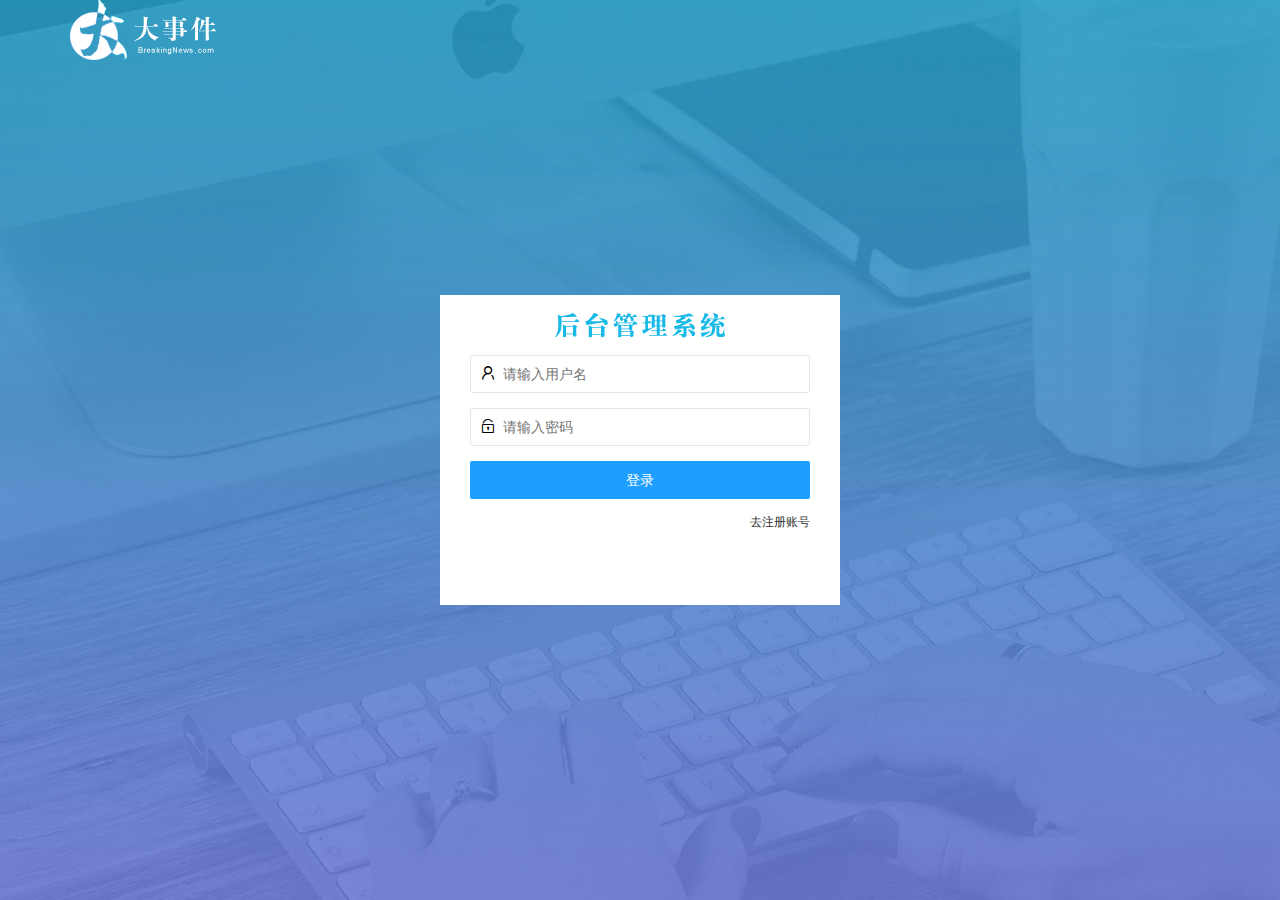
<file: login.html>
<!DOCTYPE html>
<html lang="en">
<head>
    <meta charset="UTF-8">
    <meta http-equiv="X-UA-Compatible" content="IE=edge">
    <meta name="viewport" content="width=device-width, initial-scale=1.0">
    <title>大事件</title>
    <!-- 导入 layUI 的样式 -->
    <link rel="stylesheet" href="./assets/lib/layui/css/layui.css">
    <!-- 导入自己的样式 -->
    <link rel="stylesheet" href="./assets/css/login.css">
</head>
<body>
    <!-- 头部的 logo 区域 -->
    <div class="layui-main">
        <img src="./assets/images/logo.png" alt="">
    </div>
    <!-- 登陆注册区域 -->
    <div class="loginAndRegBox">
        <div class="tittle-box"></div>
        <!-- 登录的div -->
        <div class="login-box">
            <!-- 登录的表单 -->
            <form class="layui-form" id="form_login">
                <!-- 用户名 --> 
                <!-- lay-verify是表单预验证属性，如果有多个属性值，可以用 | 分隔  需要导入 layUI 的js文件-->
                <div class="layui-form-item">
                    <i class="layui-icon layui-icon-username"></i> 
                    <input type="text" name="username" required  lay-verify="required" placeholder="请输入用户名" autocomplete="off" class="layui-input">
                </div>
                <!-- 密码 -->
                <div class="layui-form-item">
                    <i class="layui-icon layui-icon-password"></i> 
                    <input type="password" name="password" required  lay-verify="required|pwd" placeholder="请输入密码" autocomplete="off" class="layui-input">
                </div>
                <!-- 登录按钮 -->
                <div class="layui-form-item">
                    <button class="layui-btn layui-btn-fluid layui-btn-normal" lay-submit>登录</button>
                </div>
                <div class="layui-form-item links">
                    <a href="javascript:;" id="link_reg">去注册账号</a>
                </div> 
            </form>          
        </div>
        <!-- 注册的div -->
        <div class="reg-box">
            <!-- 注册的表单 -->
            <form class="layui-form" id="form_reg">
                <!-- 用户名 -->
                <div class="layui-form-item">
                    <i class="layui-icon layui-icon-username"></i> 
                    <input type="text" name="username" required  lay-verify="required" placeholder="请输入用户名" autocomplete="off" class="layui-input">
                </div>
                <!-- 密码 -->
                <div class="layui-form-item">
                    <i class="layui-icon layui-icon-password"></i> 
                    <input type="password" name="password" required  lay-verify="required|pwd" placeholder="请输入密码" autocomplete="off" class="layui-input">
                </div>
                <!-- 再次确认密码 -->
                <div class="layui-form-item">
                    <i class="layui-icon layui-icon-password"></i> 
                    <input type="password" name="repassword" required  lay-verify="required|pwd|repwd" placeholder="再次确认密码" autocomplete="off" class="layui-input">
                </div>
                <!-- 注册按钮 -->
                <div class="layui-form-item">
                    <button class="layui-btn layui-btn-fluid layui-btn-normal" lay-submit>注册</button>
                </div>
                <div class="layui-form-item links">
                    <a href="javascript:;" id="link_login">去登录</a>
                </div> 
            </form>           
        </div>
    </div>

    <!-- 导入 layUI 的 js 文件 -->
    <script src="./assets/lib/layui/layui.all.js"></script>
    <!-- 导入 JQuery -->
    <script src="./assets/lib/jquery.js"></script>
    <script src="./assets/js/baseAPI.js"></script>
    <!-- 导入自己的 JQuery -->
    <script src="./assets/js/login.js"></script>
</body>
</html>
</file>
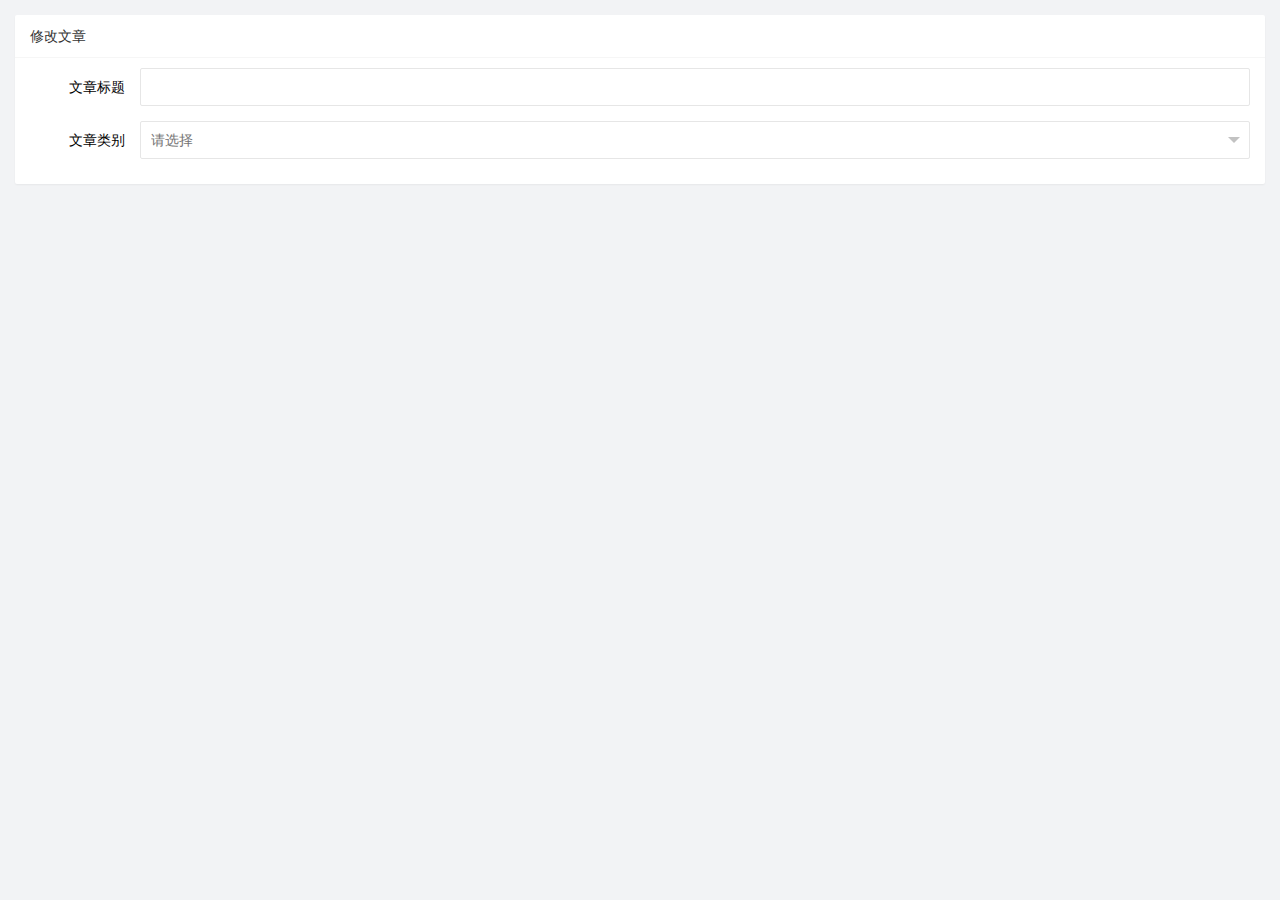
<file: article/art_edit.html>
<!DOCTYPE html>
<html lang="en">
<head>
    <meta charset="UTF-8">
    <meta http-equiv="X-UA-Compatible" content="IE=edge">
    <meta name="viewport" content="width=device-width, initial-scale=1.0">
    <title>Document</title>
    <link rel="stylesheet" href="/assets/lib/layui/css/layui.css">
    <link rel="stylesheet" href="/assets/css/article/art_edit.css">
</head>
<body>
    <!-- 卡片区域 -->
    <div class="layui-card">
        <div class="layui-card-header">修改文章</div>
        <div class="layui-card-body">
            <form class="layui-form" id="form-pub">
                <!-- 第一行 -->
                <div class="layui-form-item">
                    <label class="layui-form-label">文章标题</label>
                    <div class="layui-input-block">
                        <input type="text" name="title" required  lay-verify="required" autocomplete="off" class="layui-input">
                    </div>
                </div>
                <!-- 第二行 -->
                <div class="layui-form-item">
                    <label class="layui-form-label">文章类别</label>
                    <div class="layui-input-block">
                        <select name="cate_id" lay-verify="required">
                          
                        </select>
                    </div>
                </div>
            </form>
        </div>
    </div>
    
    <!-- 导入第三方js文件 -->
    <script src="/assets/lib/layui/layui.all.js"></script>
    <script src="/assets/lib/jquery.js"></script>
    <script src="/assets/js/baseAPI.js"></script>
    <!-- 自己的js -->
    <script src="/assets/js/article/art_edit.js"></script>
</body>
</html>
</file>
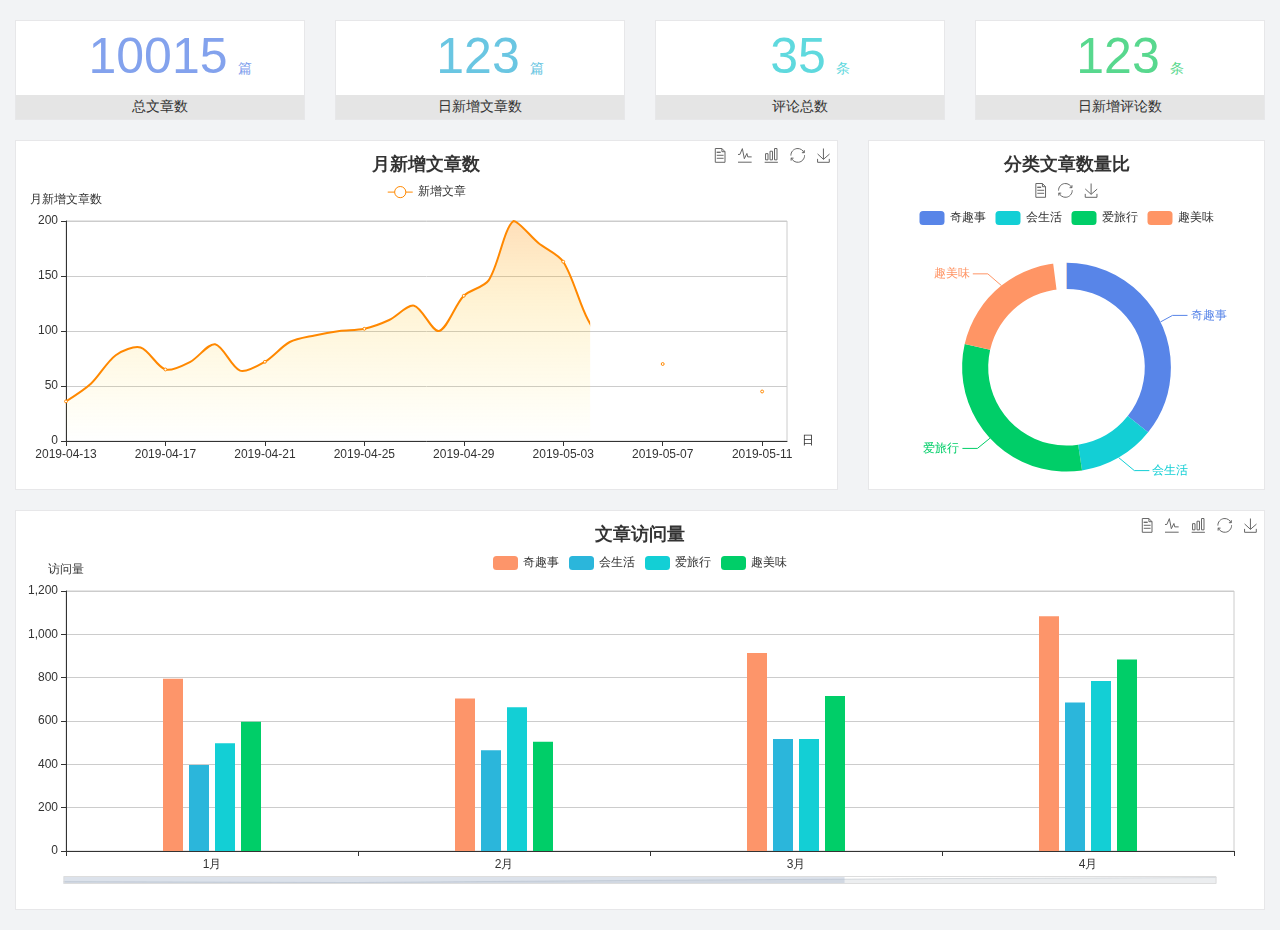
<file: home/dashboard.html>
<!DOCTYPE html>
<html lang="en">

<head>
  <meta charset="UTF-8">
  <meta name="viewport" content="width=device-width, initial-scale=1.0">
  <meta http-equiv="X-UA-Compatible" content="ie=edge">
  <title>图表统计</title>
  <link rel="stylesheet" href="../../assets/lib/bootstrap.css" />
  <link rel="stylesheet" href="../../assets/lib/main.css" />
  <script src="../../assets/lib/jquery.js"></script>
  <script type="text/javascript" src="../../assets/lib/echarts.min.js"></script>
</head>

<body>
  <div class="container-fluid">
    <div class="row spannel_list">
      <div class="col-sm-3 col-xs-6">
        <div class="spannel">
          <em>10015</em><span>篇</span>
          <b>总文章数</b>
        </div>
      </div>
      <div class="col-sm-3 col-xs-6">
        <div class="spannel scolor01">
          <em>123</em><span>篇</span>
          <b>日新增文章数</b>
        </div>
      </div>
      <div class="col-sm-3 col-xs-6">
        <div class="spannel scolor02">
          <em>35</em><span>条</span>
          <b>评论总数</b>
        </div>
      </div>
      <div class="col-sm-3 col-xs-6">
        <div class="spannel scolor03">
          <em>123</em><span>条</span>
          <b>日新增评论数</b>
        </div>
      </div>
    </div>
  </div>

  <div class="container-fluid">
    <div class="row curve-pie">
      <div class="col-lg-8 col-md-8">
        <div class="gragh_pannel" id="curve_show"></div>
      </div>
      <div class="col-lg-4 col-md-4">
        <div class="gragh_pannel" id="pie_show"></div>
      </div>
    </div>
  </div>

  <div class="container-fluid">
    <div class="column_pannel" id="column_show"></div>
  </div>

  <script>
    var oChart = echarts.init(document.getElementById('curve_show'));
    var aList_all = [
      { 'count': 36, 'date': '2019-04-13' },
      { 'count': 52, 'date': '2019-04-14' },
      { 'count': 78, 'date': '2019-04-15' },
      { 'count': 85, 'date': '2019-04-16' },
      { 'count': 65, 'date': '2019-04-17' },
      { 'count': 72, 'date': '2019-04-18' },
      { 'count': 88, 'date': '2019-04-19' },
      { 'count': 64, 'date': '2019-04-20' },
      { 'count': 72, 'date': '2019-04-21' },
      { 'count': 90, 'date': '2019-04-22' },
      { 'count': 96, 'date': '2019-04-23' },
      { 'count': 100, 'date': '2019-04-24' },
      { 'count': 102, 'date': '2019-04-25' },
      { 'count': 110, 'date': '2019-04-26' },
      { 'count': 123, 'date': '2019-04-27' },
      { 'count': 100, 'date': '2019-04-28' },
      { 'count': 132, 'date': '2019-04-29' },
      { 'count': 146, 'date': '2019-04-30' },
      { 'count': 200, 'date': '2019-05-01' },
      { 'count': 180, 'date': '2019-05-02' },
      { 'count': 163, 'date': '2019-05-03' },
      { 'count': 110, 'date': '2019-05-04' },
      { 'count': 80, 'date': '2019-05-05' },
      { 'count': 82, 'date': '2019-05-06' },
      { 'count': 70, 'date': '2019-05-07' },
      { 'count': 65, 'date': '2019-05-08' },
      { 'count': 54, 'date': '2019-05-09' },
      { 'count': 40, 'date': '2019-05-10' },
      { 'count': 45, 'date': '2019-05-11' },
      { 'count': 38, 'date': '2019-05-12' },
    ];

    let aCount = [];
    let aDate = [];

    for (var i = 0; i < aList_all.length; i++) {
      aCount.push(aList_all[i].count);
      aDate.push(aList_all[i].date);
    }

    var chartopt = {
      title: {
        text: '月新增文章数',
        left: 'center',
        top: '10'
      },
      tooltip: {
        trigger: 'axis'
      },
      legend: {
        data: ['新增文章'],
        top: '40'
      },
      toolbox: {
        show: true,
        feature: {
          mark: { show: true },
          dataView: { show: true, readOnly: false },
          magicType: { show: true, type: ['line', 'bar'] },
          restore: { show: true },
          saveAsImage: { show: true }
        }
      },
      calculable: true,
      xAxis: [
        {
          name: '日',
          type: 'category',
          boundaryGap: false,
          data: aDate
        }
      ],
      yAxis: [
        {
          name: '月新增文章数',
          type: 'value'
        }
      ],
      series: [
        {
          name: '新增文章',
          type: 'line',
          smooth: true,
          itemStyle: { normal: { areaStyle: { type: 'default' }, color: '#f80' }, lineStyle: { color: '#f80' } },
          data: aCount
        }],
      areaStyle: {
        normal: {
          color: new echarts.graphic.LinearGradient(0, 0, 0, 1, [{
            offset: 0,
            color: 'rgba(255,136,0,0.39)'
          }, {
            offset: .34,
            color: 'rgba(255,180,0,0.25)'
          }, {
            offset: 1,
            color: 'rgba(255,222,0,0.00)'
          }])

        }
      },
      grid: {
        show: true,
        x: 50,
        x2: 50,
        y: 80,
        height: 220
      }
    };

    oChart.setOption(chartopt);


    var oPie = echarts.init(document.getElementById('pie_show'));
    var oPieopt =
    {
      title: {
        top: 10,
        text: '分类文章数量比',
        x: 'center'
      },
      tooltip: {
        trigger: 'item',
        formatter: "{a} <br/>{b} : {c} ({d}%)"
      },
      color: ['#5885e8', '#13cfd5', '#00ce68', '#ff9565'],
      legend: {
        x: 'center',
        top: 65,
        data: ['奇趣事', '会生活', '爱旅行', '趣美味']
      },
      toolbox: {
        show: true,
        x: 'center',
        top: 35,
        feature: {
          mark: { show: true },
          dataView: { show: true, readOnly: false },
          magicType: {
            show: true,
            type: ['pie', 'funnel'],
            option: {
              funnel: {
                x: '25%',
                width: '50%',
                funnelAlign: 'left',
                max: 1548
              }
            }
          },
          restore: { show: true },
          saveAsImage: { show: true }
        }
      },
      calculable: true,
      series: [
        {
          name: '访问来源',
          type: 'pie',
          radius: ['45%', '60%'],
          center: ['50%', '65%'],
          data: [
            { value: 300, name: '奇趣事' },
            { value: 100, name: '会生活' },
            { value: 260, name: '爱旅行' },
            { value: 180, name: '趣美味' }
          ]
        }
      ]
    };
    oPie.setOption(oPieopt);



    var oColumn = this.echarts.init(document.getElementById('column_show'));
    var oColumnopt =
    {
      title: {
        text: '文章访问量',
        left: 'center',
        top: '10'
      },
      tooltip: {
        trigger: 'axis'
      },
      legend: {
        data: ['奇趣事', '会生活', '爱旅行', '趣美味'],
        top: '40'
      },
      toolbox: {
        show: true,
        feature: {
          mark: { show: true },
          dataView: { show: true, readOnly: false },
          magicType: { show: true, type: ['line', 'bar'] },
          restore: { show: true },
          saveAsImage: { show: true }
        }
      },
      calculable: true,
      xAxis: [
        {
          type: 'category',
          data: ['1月', '2月', '3月', '4月', '5月']
        }
      ],
      yAxis: [
        {
          name: '访问量',
          type: 'value'
        }
      ],
      series: [
        {
          name: '奇趣事',
          type: 'bar',
          barWidth: 20,
          itemStyle: {
            normal: { areaStyle: { type: 'default' }, color: '#fd956a' }
          },
          data: [800, 708, 920, 1090, 1200]
        },
        {
          name: '会生活',
          type: 'bar',
          barWidth: 20,
          itemStyle: {
            normal: { areaStyle: { type: 'default' }, color: '#2bb6db' }
          },
          data: [400, 468, 520, 690, 800]
        },
        {
          name: '爱旅行',
          type: 'bar',
          barWidth: 20,
          itemStyle: {
            normal: { areaStyle: { type: 'default' }, color: '#13cfd5' }
          },
          data: [500, 668, 520, 790, 900]
        },
        {
          name: '趣美味',
          type: 'bar',
          barWidth: 20,
          itemStyle: {
            normal: { areaStyle: { type: 'default' }, color: '#00ce68' }
          },
          data: [600, 508, 720, 890, 1000]
        }
      ],
      grid: {
        show: true,
        x: 50,
        x2: 30,
        y: 80,
        height: 260
      },
      dataZoom: [//给x轴设置滚动条
        {
          start: 0,//默认为0
          end: 100 - 1000 / 31,//默认为100
          type: 'slider',
          show: true,
          xAxisIndex: [0],
          handleSize: 0,//滑动条的 左右2个滑动条的大小
          height: 8,//组件高度
          left: 45, //左边的距离
          right: 50,//右边的距离
          bottom: 26,//右边的距离
          handleColor: '#ddd',//h滑动图标的颜色
          handleStyle: {
            borderColor: "#cacaca",
            borderWidth: "1",
            shadowBlur: 2,
            background: "#ddd",
            shadowColor: "#ddd",
          }
        }]
    };
    oColumn.setOption(oColumnopt);
  </script>
</body>

</html>
</file>
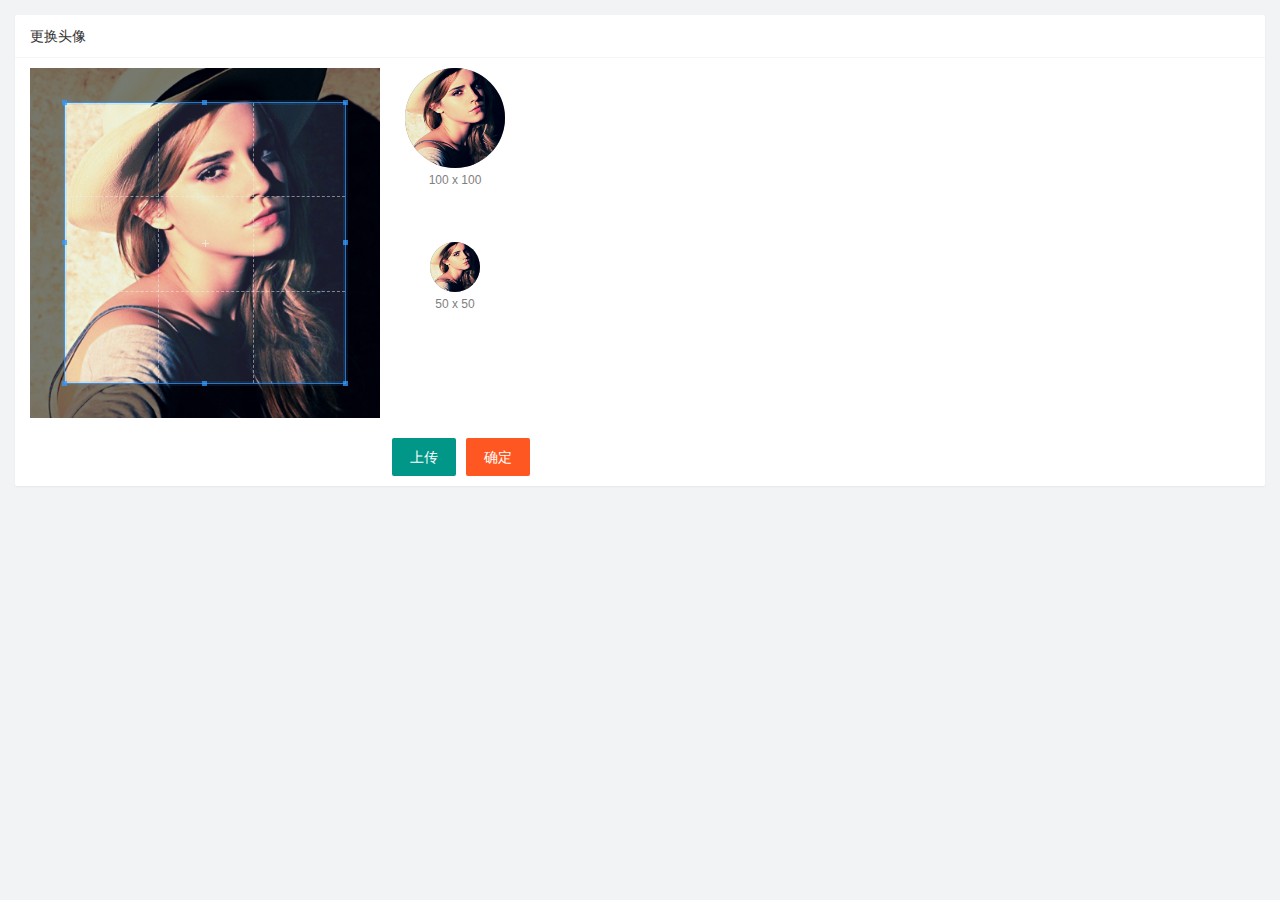
<file: user/user_avatar.html>
<!DOCTYPE html>
<html lang="en">
<head>
    <meta charset="UTF-8">
    <meta http-equiv="X-UA-Compatible" content="IE=edge">
    <meta name="viewport" content="width=device-width, initial-scale=1.0">
    <title>Document</title>
    <link rel="stylesheet" href="/assets/lib/layui/css/layui.css">
    <link rel="stylesheet" href="/assets/css/user/user_avatar.css">
    <link rel="stylesheet" href="/assets/lib/cropper/cropper.css" />
</head>
<body>
    <!-- 卡片区域 -->
    <div class="layui-card">
        <div class="layui-card-header">更换头像</div>
        <div class="layui-card-body">
            <!-- 第一行的图片裁剪和预览区域 -->
            <div class="row1">
                <!-- 图片裁剪区域 -->
                <div class="cropper-box">
                <!-- 这个 img 标签很重要，将来会把它初始化为裁剪区域 -->
                <img id="image" src="/assets/images/sample.jpg" />
                </div>
                <!-- 图片的预览区域 -->
                <div class="preview-box">
                <div>
                    <!-- 宽高为 100px 的预览区域 -->
                    <div class="img-preview w100"></div>
                    <p class="size">100 x 100</p>
                </div>
                <div>
                    <!-- 宽高为 50px 的预览区域 -->
                    <div class="img-preview w50"></div>
                    <p class="size">50 x 50</p>
                </div>
                </div>
            </div>
            <!-- 第二行的按钮区域 -->
            <div class="row2">
                <!-- 通过 accept 属性，可以指定允许用户选择什么类型的文件 -->
                <input type="file" id="file" accept="image/png,image/jpeg" />
                <button type="button" class="layui-btn" id="btnChooseImage">上传</button>
                <button type="button" class="layui-btn layui-btn-danger" id="btnUpload">确定</button>
            </div>
        </div>
    </div>

    <script src="/assets/lib/layui/layui.all.js"></script>
    <script src="/assets/lib/jquery.js"></script>
    <script src="/assets/lib/cropper/Cropper.js"></script>
    <script src="/assets/lib/cropper/jquery-cropper.js"></script>
    <script src="/assets/js/baseAPI.js"></script>
    <!-- 引入自己的js文件 -->
    <script src="/assets/js/user/user_avatar.js"></script>
</body>
</html>
</file>
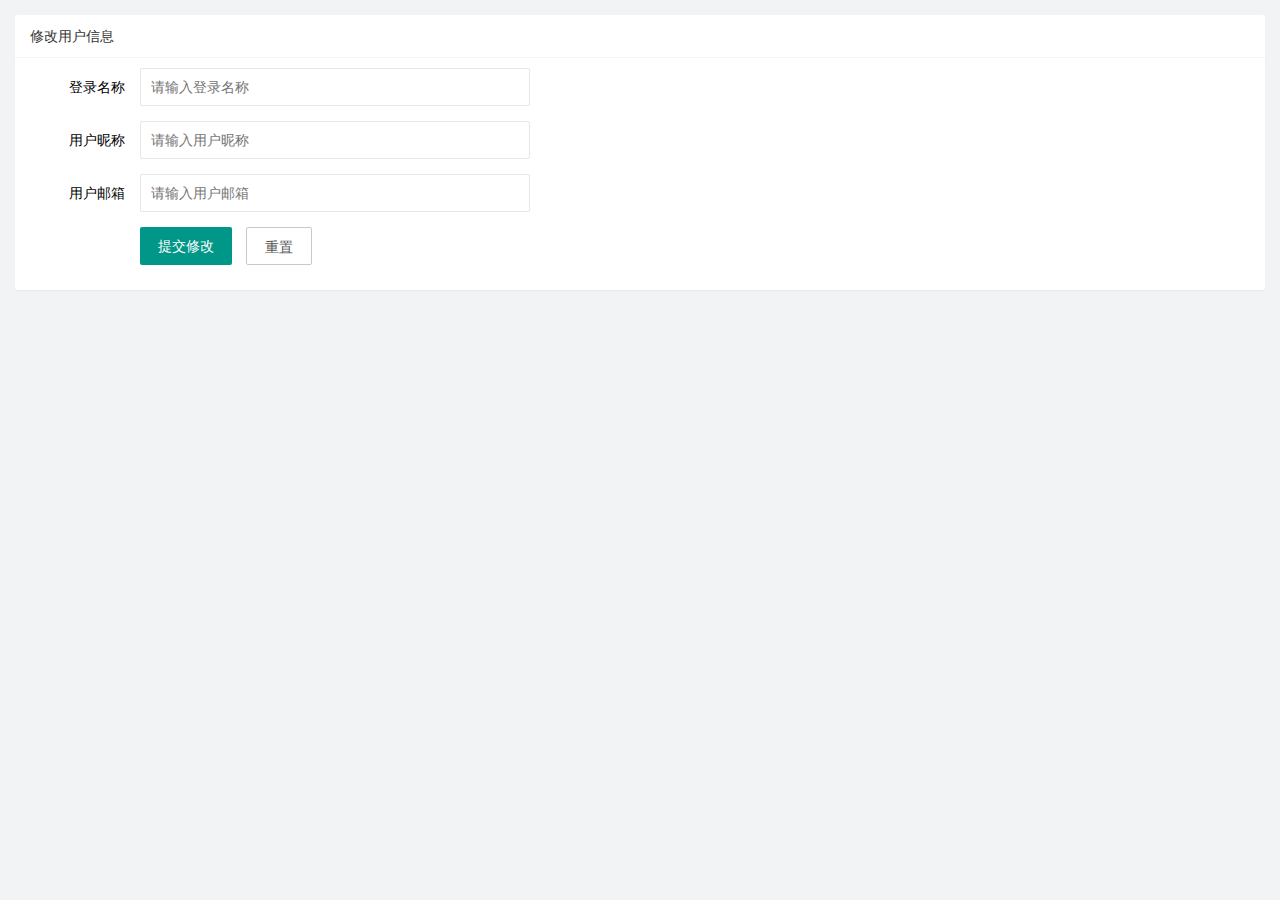
<file: user/user_info.html>
<!DOCTYPE html>
<html lang="en">
<head>
    <meta charset="UTF-8">
    <meta http-equiv="X-UA-Compatible" content="IE=edge">
    <meta name="viewport" content="width=device-width, initial-scale=1.0">
    <title>Document</title>
    <!-- 导入 layui.css 样式 -->
    <link rel="stylesheet" href="../assets/lib/layui/css/layui.css">
    <!-- 导入自己的样式表 -->
    <link rel="stylesheet" href="../assets/css/user/user_info.css">
</head>
<body>
    <!-- 卡片区域 -->
    <div class="layui-card">
        <div class="layui-card-header">修改用户信息</div>
        <div class="layui-card-body">
            <!-- form 表单区域 -->
            <form class="layui-form" lay-filter="formUserInfo">
                <!-- 这是隐藏域 -->
                <input type="hidden" name="id" value="" />
                <div class="layui-form-item">
                  <label class="layui-form-label">登录名称</label>
                  <div class="layui-input-block">
                    <input type="text" name="username" required  lay-verify="required" placeholder="请输入登录名称" autocomplete="off" class="layui-input">
                  </div>
                </div>
                <div class="layui-form-item">
                    <label class="layui-form-label">用户昵称</label>
                    <div class="layui-input-block">
                      <input type="text" name="nickname" required  lay-verify="required|nickname" placeholder="请输入用户昵称" autocomplete="off" class="layui-input">
                    </div>
                  </div>
                  <div class="layui-form-item">
                    <label class="layui-form-label">用户邮箱</label>
                    <div class="layui-input-block">
                      <input type="text" name="email" required  lay-verify="required|email" placeholder="请输入用户邮箱" autocomplete="off" class="layui-input">
                    </div>
                  </div>
                  <div class="layui-form-item"> 
                    <div class="layui-input-block">
                      <button class="layui-btn" lay-submit lay-filter="formDemo">提交修改</button>
                      <button type="reset" class="layui-btn layui-btn-primary" id="btnReset">重置</button>
                    </div>
                  </div>
            </form>
        </div>
      </div>

      <!-- 表单验证 -->
      <!-- 导入 layui.js 文件 -->
      <script src="/assets/lib/layui/layui.all.js"></script>
      <!-- 导入 jquery 文件 -->
      <script src="/assets/lib/jquery.js"></script>
      <!-- 导入 baseAPI.js -->
      <script src="/assets/js/baseAPI.js"></script>
      <!-- 导入自己的 js 文件 -->
      <script src="/assets/js/user/user_info.js"></script>
</body>
</html>
</file>
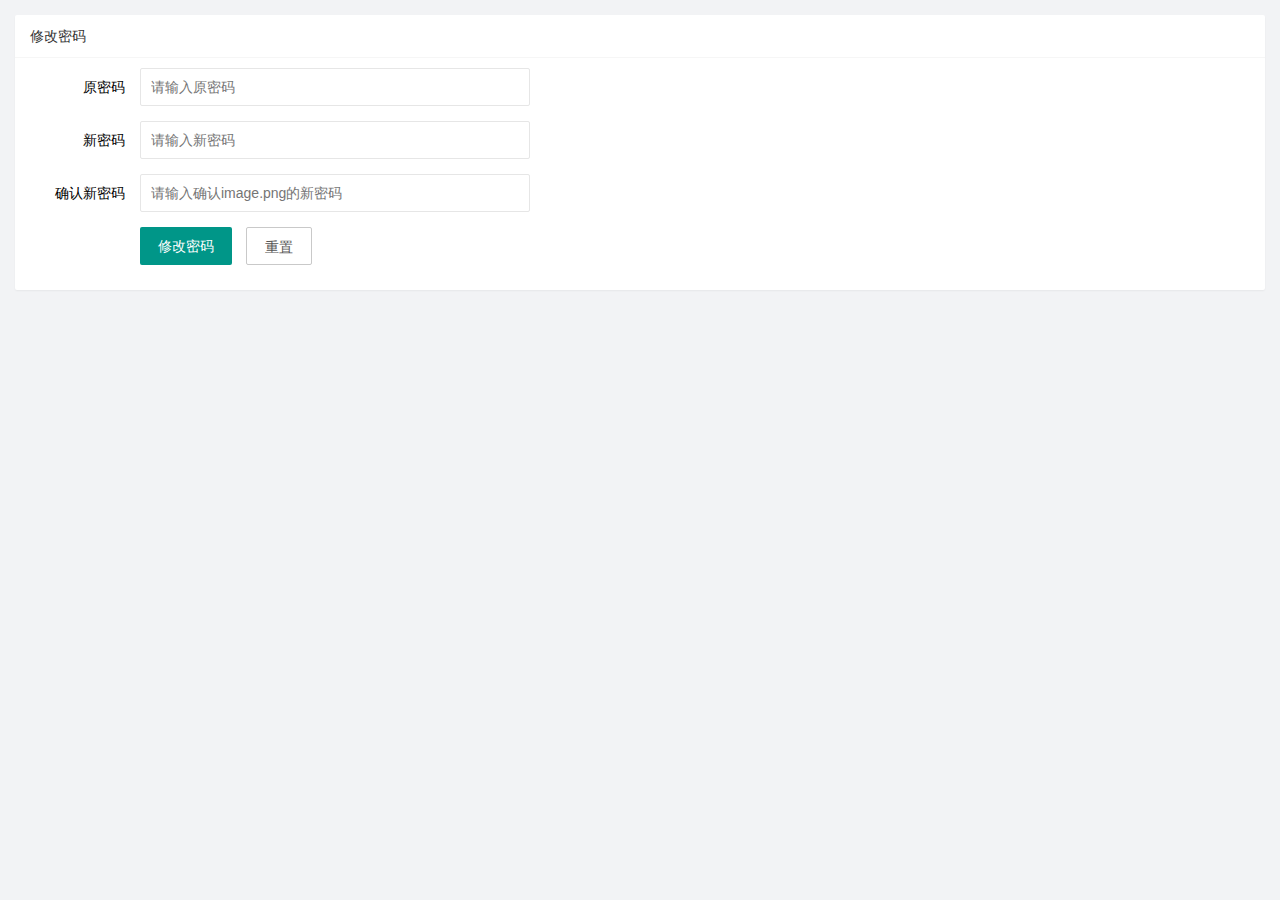
<file: user/user_pwd.html>
<!DOCTYPE html>
<html lang="en">
<head>
    <meta charset="UTF-8">
    <meta http-equiv="X-UA-Compatible" content="IE=edge">
    <meta name="viewport" content="width=device-width, initial-scale=1.0">
    <title>Document</title>
    <link rel="stylesheet" href="../assets/lib/layui/css/layui.css">
    <link rel="stylesheet" href="../assets/css/user/user_pwd.css">
</head>
<body>
    <div class="layui-card">
        <div class="layui-card-header">修改密码</div>
        <div class="layui-card-body">
            <!-- form 表单区域 -->
            <form class="layui-form">
                <!-- 这是隐藏域 -->
                <!-- <input type="hidden" name="id" value="" /> -->
                <div class="layui-form-item">
                    <label class="layui-form-label">原密码</label>
                    <div class="layui-input-block">
                        <input type="password" name="oldPwd" required  lay-verify="required|pwd" placeholder="请输入原密码" autocomplete="off" class="layui-input">
                    </div>
                </div>
                <div class="layui-form-item">
                    <label class="layui-form-label">新密码</label>
                    <div class="layui-input-block">
                        <input type="password" name="newPwd" required  lay-verify="required|newPwd" placeholder="请输入新密码" autocomplete="off" class="layui-input">
                    </div>
                </div>
                <div class="layui-form-item">
                    <label class="layui-form-label">确认新密码</label>
                    <div class="layui-input-block">
                        <input type="password" name="rePwd" required  lay-verify="required|rePwd" placeholder="请输入确认image.png的新密码" autocomplete="off" class="layui-input">
                    </div>
                </div>
                <div class="layui-form-item"> 
                    <div class="layui-input-block">
                    <button class="layui-btn" lay-submit lay-filter="formDemo">修改密码</button>
                    <button type="reset" class="layui-btn layui-btn-primary" id="btnReset">重置</button>
                    </div>
                </div>
            </form>
        </div>
    </div>
      <!-- 表单验证 -->
      <!-- 导入 layui.js 文件 -->
      <script src="/assets/lib/layui/layui.all.js"></script>
      <!-- 导入 jquery 文件 -->
      <script src="/assets/lib/jquery.js"></script>
      <!-- 导入 baseAPI.js -->
      <script src="/assets/js/baseAPI.js"></script>
      <!-- 导入自己的 js 文件 -->
      <script src="/assets/js/user/user_pwd.js"></script>
</body>
</html>
</file>
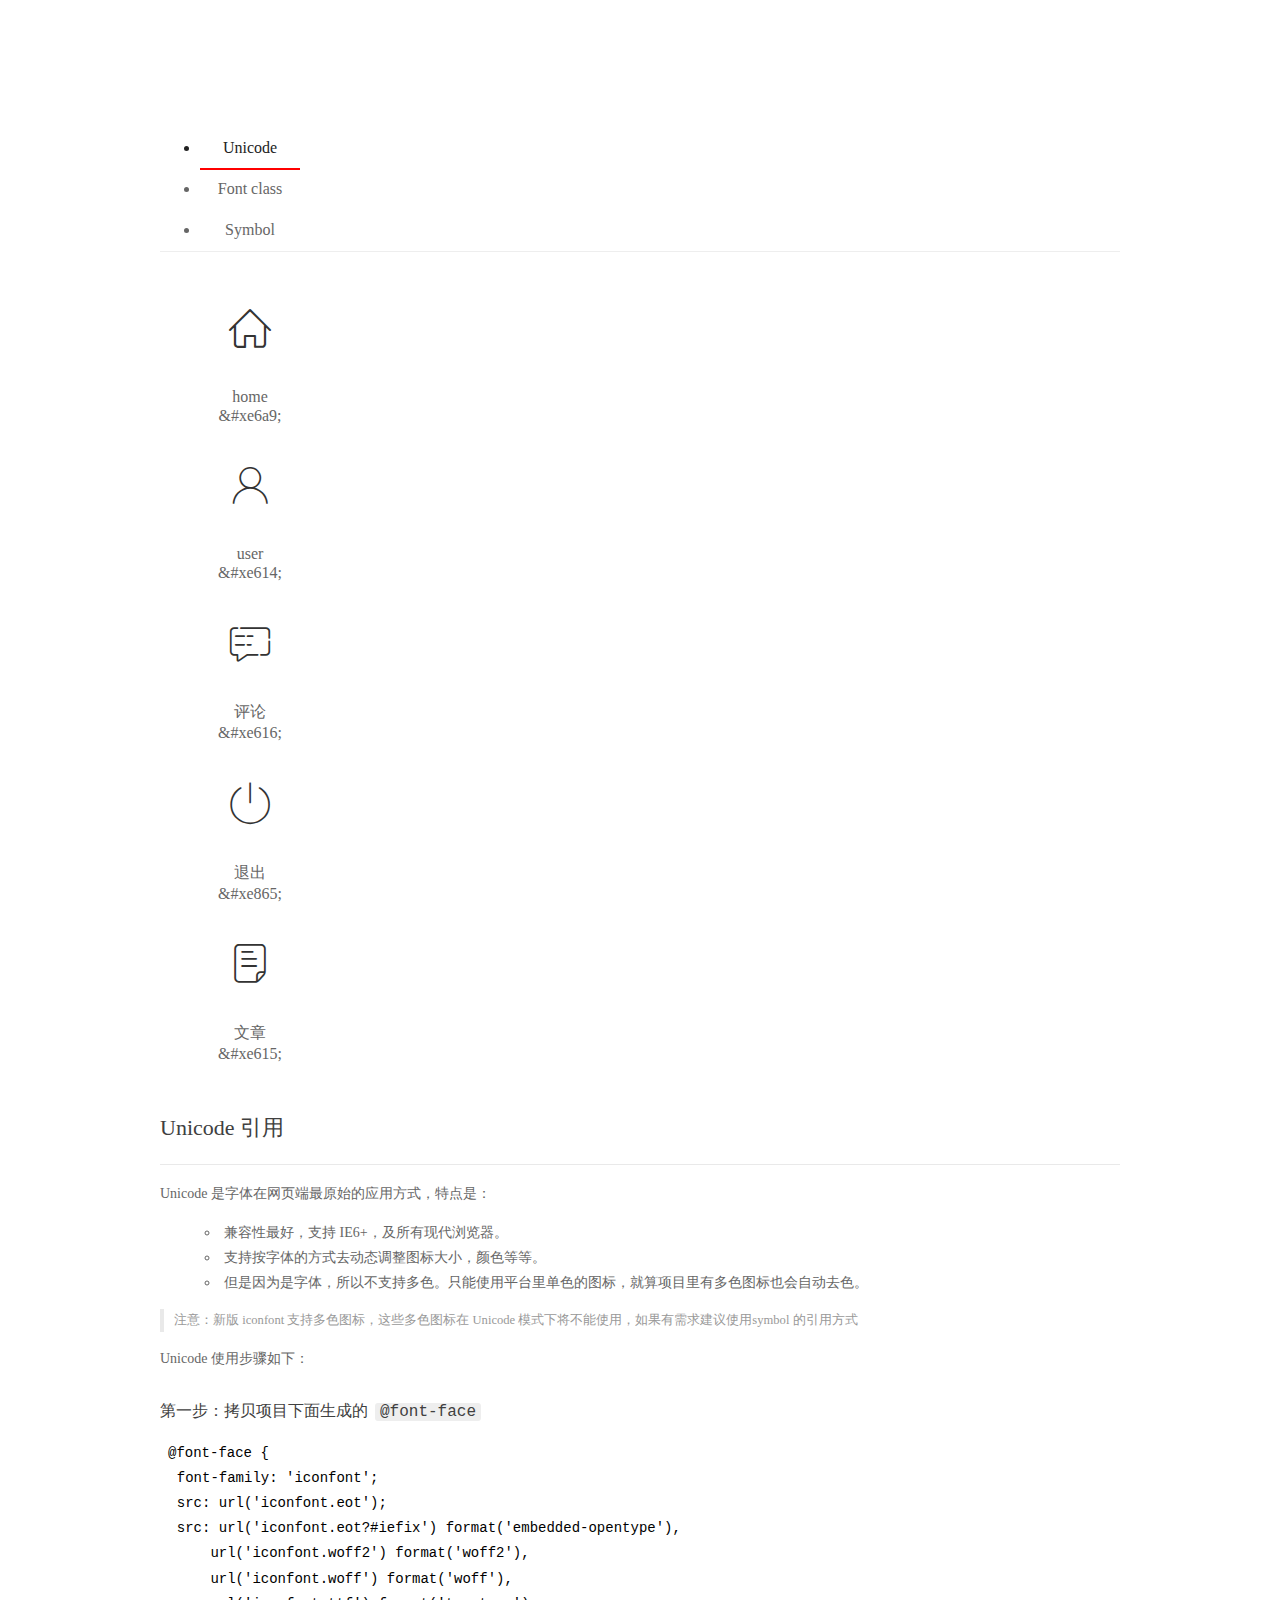
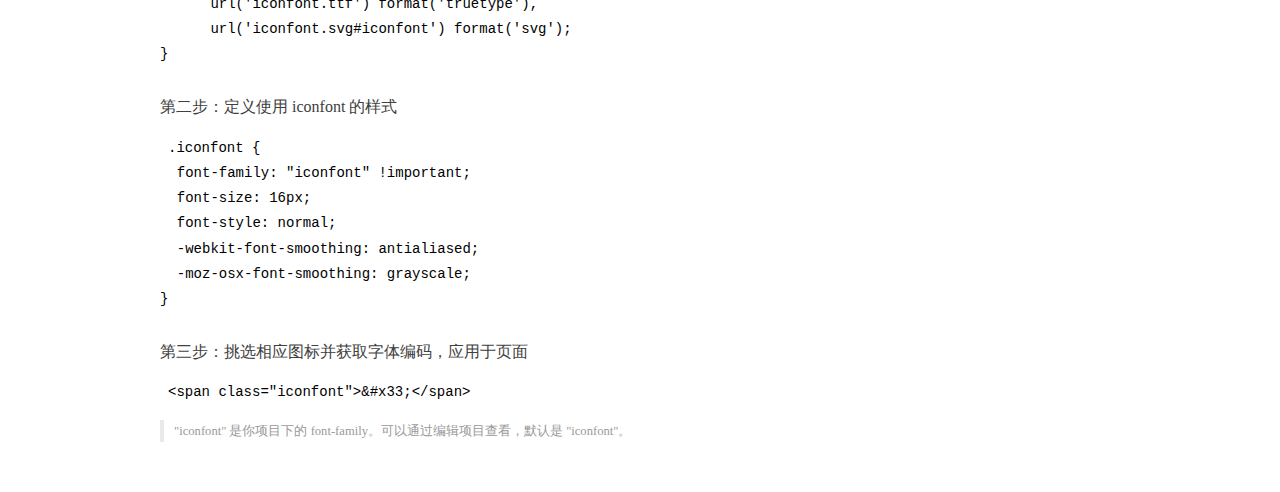
<file: assets/fonts/demo_index.html>
<!DOCTYPE html>
<html>
<head>
  <meta charset="utf-8"/>
  <title>IconFont Demo</title>
  <link rel="shortcut icon" href="https://gtms04.alicdn.com/tps/i4/TB1_oz6GVXXXXaFXpXXJDFnIXXX-64-64.ico" type="image/x-icon"/>
  <link rel="stylesheet" href="https://g.alicdn.com/thx/cube/1.3.2/cube.min.css">
  <link rel="stylesheet" href="demo.css">
  <link rel="stylesheet" href="iconfont.css">
  <script src="iconfont.js"></script>
  <!-- jQuery -->
  <script src="https://a1.alicdn.com/oss/uploads/2018/12/26/7bfddb60-08e8-11e9-9b04-53e73bb6408b.js"></script>
  <!-- 代码高亮 -->
  <script src="https://a1.alicdn.com/oss/uploads/2018/12/26/a3f714d0-08e6-11e9-8a15-ebf944d7534c.js"></script>
</head>
<body>
  <div class="main">
    <h1 class="logo"><a href="https://www.iconfont.cn/" title="iconfont 首页" target="_blank">&#xe86b;</a></h1>
    <div class="nav-tabs">
      <ul id="tabs" class="dib-box">
        <li class="dib active"><span>Unicode</span></li>
        <li class="dib"><span>Font class</span></li>
        <li class="dib"><span>Symbol</span></li>
      </ul>
      
    </div>
    <div class="tab-container">
      <div class="content unicode" style="display: block;">
          <ul class="icon_lists dib-box">
          
            <li class="dib">
              <span class="icon iconfont">&#xe6a9;</span>
                <div class="name">home</div>
                <div class="code-name">&amp;#xe6a9;</div>
              </li>
          
            <li class="dib">
              <span class="icon iconfont">&#xe614;</span>
                <div class="name">user</div>
                <div class="code-name">&amp;#xe614;</div>
              </li>
          
            <li class="dib">
              <span class="icon iconfont">&#xe616;</span>
                <div class="name">评论</div>
                <div class="code-name">&amp;#xe616;</div>
              </li>
          
            <li class="dib">
              <span class="icon iconfont">&#xe865;</span>
                <div class="name">退出</div>
                <div class="code-name">&amp;#xe865;</div>
              </li>
          
            <li class="dib">
              <span class="icon iconfont">&#xe615;</span>
                <div class="name">文章</div>
                <div class="code-name">&amp;#xe615;</div>
              </li>
          
          </ul>
          <div class="article markdown">
          <h2 id="unicode-">Unicode 引用</h2>
          <hr>

          <p>Unicode 是字体在网页端最原始的应用方式，特点是：</p>
          <ul>
            <li>兼容性最好，支持 IE6+，及所有现代浏览器。</li>
            <li>支持按字体的方式去动态调整图标大小，颜色等等。</li>
            <li>但是因为是字体，所以不支持多色。只能使用平台里单色的图标，就算项目里有多色图标也会自动去色。</li>
          </ul>
          <blockquote>
            <p>注意：新版 iconfont 支持多色图标，这些多色图标在 Unicode 模式下将不能使用，如果有需求建议使用symbol 的引用方式</p>
          </blockquote>
          <p>Unicode 使用步骤如下：</p>
          <h3 id="-font-face">第一步：拷贝项目下面生成的 <code>@font-face</code></h3>
<pre><code class="language-css"
>@font-face {
  font-family: 'iconfont';
  src: url('iconfont.eot');
  src: url('iconfont.eot?#iefix') format('embedded-opentype'),
      url('iconfont.woff2') format('woff2'),
      url('iconfont.woff') format('woff'),
      url('iconfont.ttf') format('truetype'),
      url('iconfont.svg#iconfont') format('svg');
}
</code></pre>
          <h3 id="-iconfont-">第二步：定义使用 iconfont 的样式</h3>
<pre><code class="language-css"
>.iconfont {
  font-family: "iconfont" !important;
  font-size: 16px;
  font-style: normal;
  -webkit-font-smoothing: antialiased;
  -moz-osx-font-smoothing: grayscale;
}
</code></pre>
          <h3 id="-">第三步：挑选相应图标并获取字体编码，应用于页面</h3>
<pre>
<code class="language-html"
>&lt;span class="iconfont"&gt;&amp;#x33;&lt;/span&gt;
</code></pre>
          <blockquote>
            <p>"iconfont" 是你项目下的 font-family。可以通过编辑项目查看，默认是 "iconfont"。</p>
          </blockquote>
          </div>
      </div>
      <div class="content font-class">
        <ul class="icon_lists dib-box">
          
          <li class="dib">
            <span class="icon iconfont icon-home"></span>
            <div class="name">
              home
            </div>
            <div class="code-name">.icon-home
            </div>
          </li>
          
          <li class="dib">
            <span class="icon iconfont icon-user"></span>
            <div class="name">
              user
            </div>
            <div class="code-name">.icon-user
            </div>
          </li>
          
          <li class="dib">
            <span class="icon iconfont icon-pinglun"></span>
            <div class="name">
              评论
            </div>
            <div class="code-name">.icon-pinglun
            </div>
          </li>
          
          <li class="dib">
            <span class="icon iconfont icon-tuichu"></span>
            <div class="name">
              退出
            </div>
            <div class="code-name">.icon-tuichu
            </div>
          </li>
          
          <li class="dib">
            <span class="icon iconfont icon-16"></span>
            <div class="name">
              文章
            </div>
            <div class="code-name">.icon-16
            </div>
          </li>
          
        </ul>
        <div class="article markdown">
        <h2 id="font-class-">font-class 引用</h2>
        <hr>

        <p>font-class 是 Unicode 使用方式的一种变种，主要是解决 Unicode 书写不直观，语意不明确的问题。</p>
        <p>与 Unicode 使用方式相比，具有如下特点：</p>
        <ul>
          <li>兼容性良好，支持 IE8+，及所有现代浏览器。</li>
          <li>相比于 Unicode 语意明确，书写更直观。可以很容易分辨这个 icon 是什么。</li>
          <li>因为使用 class 来定义图标，所以当要替换图标时，只需要修改 class 里面的 Unicode 引用。</li>
          <li>不过因为本质上还是使用的字体，所以多色图标还是不支持的。</li>
        </ul>
        <p>使用步骤如下：</p>
        <h3 id="-fontclass-">第一步：引入项目下面生成的 fontclass 代码：</h3>
<pre><code class="language-html">&lt;link rel="stylesheet" href="./iconfont.css"&gt;
</code></pre>
        <h3 id="-">第二步：挑选相应图标并获取类名，应用于页面：</h3>
<pre><code class="language-html">&lt;span class="iconfont icon-xxx"&gt;&lt;/span&gt;
</code></pre>
        <blockquote>
          <p>"
            iconfont" 是你项目下的 font-family。可以通过编辑项目查看，默认是 "iconfont"。</p>
        </blockquote>
      </div>
      </div>
      <div class="content symbol">
          <ul class="icon_lists dib-box">
          
            <li class="dib">
                <svg class="icon svg-icon" aria-hidden="true">
                  <use xlink:href="#icon-home"></use>
                </svg>
                <div class="name">home</div>
                <div class="code-name">#icon-home</div>
            </li>
          
            <li class="dib">
                <svg class="icon svg-icon" aria-hidden="true">
                  <use xlink:href="#icon-user"></use>
                </svg>
                <div class="name">user</div>
                <div class="code-name">#icon-user</div>
            </li>
          
            <li class="dib">
                <svg class="icon svg-icon" aria-hidden="true">
                  <use xlink:href="#icon-pinglun"></use>
                </svg>
                <div class="name">评论</div>
                <div class="code-name">#icon-pinglun</div>
            </li>
          
            <li class="dib">
                <svg class="icon svg-icon" aria-hidden="true">
                  <use xlink:href="#icon-tuichu"></use>
                </svg>
                <div class="name">退出</div>
                <div class="code-name">#icon-tuichu</div>
            </li>
          
            <li class="dib">
                <svg class="icon svg-icon" aria-hidden="true">
                  <use xlink:href="#icon-16"></use>
                </svg>
                <div class="name">文章</div>
                <div class="code-name">#icon-16</div>
            </li>
          
          </ul>
          <div class="article markdown">
          <h2 id="symbol-">Symbol 引用</h2>
          <hr>

          <p>这是一种全新的使用方式，应该说这才是未来的主流，也是平台目前推荐的用法。相关介绍可以参考这篇<a href="">文章</a>
            这种用法其实是做了一个 SVG 的集合，与另外两种相比具有如下特点：</p>
          <ul>
            <li>支持多色图标了，不再受单色限制。</li>
            <li>通过一些技巧，支持像字体那样，通过 <code>font-size</code>, <code>color</code> 来调整样式。</li>
            <li>兼容性较差，支持 IE9+，及现代浏览器。</li>
            <li>浏览器渲染 SVG 的性能一般，还不如 png。</li>
          </ul>
          <p>使用步骤如下：</p>
          <h3 id="-symbol-">第一步：引入项目下面生成的 symbol 代码：</h3>
<pre><code class="language-html">&lt;script src="./iconfont.js"&gt;&lt;/script&gt;
</code></pre>
          <h3 id="-css-">第二步：加入通用 CSS 代码（引入一次就行）：</h3>
<pre><code class="language-html">&lt;style&gt;
.icon {
  width: 1em;
  height: 1em;
  vertical-align: -0.15em;
  fill: currentColor;
  overflow: hidden;
}
&lt;/style&gt;
</code></pre>
          <h3 id="-">第三步：挑选相应图标并获取类名，应用于页面：</h3>
<pre><code class="language-html">&lt;svg class="icon" aria-hidden="true"&gt;
  &lt;use xlink:href="#icon-xxx"&gt;&lt;/use&gt;
&lt;/svg&gt;
</code></pre>
          </div>
      </div>

    </div>
  </div>
  <script>
  $(document).ready(function () {
      $('.tab-container .content:first').show()

      $('#tabs li').click(function (e) {
        var tabContent = $('.tab-container .content')
        var index = $(this).index()

        if ($(this).hasClass('active')) {
          return
        } else {
          $('#tabs li').removeClass('active')
          $(this).addClass('active')

          tabContent.hide().eq(index).fadeIn()
        }
      })
    })
  </script>
</body>
</html>
</file>
<file: assets/lib/layui/css/layui.css>
/** layui-v2.5.5 MIT License By https://www.layui.com */
 .layui-inline,img{display:inline-block;vertical-align:middle}h1,h2,h3,h4,h5,h6{font-weight:400}.layui-edge,.layui-header,.layui-inline,.layui-main{position:relative}.layui-body,.layui-edge,.layui-elip{overflow:hidden}.layui-btn,.layui-edge,.layui-inline,img{vertical-align:middle}.layui-btn,.layui-disabled,.layui-icon,.layui-unselect{-moz-user-select:none;-webkit-user-select:none;-ms-user-select:none}.layui-elip,.layui-form-checkbox span,.layui-form-pane .layui-form-label{text-overflow:ellipsis;white-space:nowrap}.layui-breadcrumb,.layui-tree-btnGroup{visibility:hidden}blockquote,body,button,dd,div,dl,dt,form,h1,h2,h3,h4,h5,h6,input,li,ol,p,pre,td,textarea,th,ul{margin:0;padding:0;-webkit-tap-highlight-color:rgba(0,0,0,0)}a:active,a:hover{outline:0}img{border:none}li{list-style:none}table{border-collapse:collapse;border-spacing:0}h4,h5,h6{font-size:100%}button,input,optgroup,option,select,textarea{font-family:inherit;font-size:inherit;font-style:inherit;font-weight:inherit;outline:0}pre{white-space:pre-wrap;white-space:-moz-pre-wrap;white-space:-pre-wrap;white-space:-o-pre-wrap;word-wrap:break-word}body{line-height:24px;font:14px Helvetica Neue,Helvetica,PingFang SC,Tahoma,Arial,sans-serif}hr{height:1px;margin:10px 0;border:0;clear:both}a{color:#333;text-decoration:none}a:hover{color:#777}a cite{font-style:normal;*cursor:pointer}.layui-border-box,.layui-border-box *{box-sizing:border-box}.layui-box,.layui-box *{box-sizing:content-box}.layui-clear{clear:both;*zoom:1}.layui-clear:after{content:'\20';clear:both;*zoom:1;display:block;height:0}.layui-inline{*display:inline;*zoom:1}.layui-edge{display:inline-block;width:0;height:0;border-width:6px;border-style:dashed;border-color:transparent}.layui-edge-top{top:-4px;border-bottom-color:#999;border-bottom-style:solid}.layui-edge-right{border-left-color:#999;border-left-style:solid}.layui-edge-bottom{top:2px;border-top-color:#999;border-top-style:solid}.layui-edge-left{border-right-color:#999;border-right-style:solid}.layui-disabled,.layui-disabled:hover{color:#d2d2d2!important;cursor:not-allowed!important}.layui-circle{border-radius:100%}.layui-show{display:block!important}.layui-hide{display:none!important}@font-face{font-family:layui-icon;src:url(../font/iconfont.eot?v=250);src:url(../font/iconfont.eot?v=250#iefix) format('embedded-opentype'),url(../font/iconfont.woff2?v=250) format('woff2'),url(../font/iconfont.woff?v=250) format('woff'),url(../font/iconfont.ttf?v=250) format('truetype'),url(../font/iconfont.svg?v=250#layui-icon) format('svg')}.layui-icon{font-family:layui-icon!important;font-size:16px;font-style:normal;-webkit-font-smoothing:antialiased;-moz-osx-font-smoothing:grayscale}.layui-icon-reply-fill:before{content:"\e611"}.layui-icon-set-fill:before{content:"\e614"}.layui-icon-menu-fill:before{content:"\e60f"}.layui-icon-search:before{content:"\e615"}.layui-icon-share:before{content:"\e641"}.layui-icon-set-sm:before{content:"\e620"}.layui-icon-engine:before{content:"\e628"}.layui-icon-close:before{content:"\1006"}.layui-icon-close-fill:before{content:"\1007"}.layui-icon-chart-screen:before{content:"\e629"}.layui-icon-star:before{content:"\e600"}.layui-icon-circle-dot:before{content:"\e617"}.layui-icon-chat:before{content:"\e606"}.layui-icon-release:before{content:"\e609"}.layui-icon-list:before{content:"\e60a"}.layui-icon-chart:before{content:"\e62c"}.layui-icon-ok-circle:before{content:"\1005"}.layui-icon-layim-theme:before{content:"\e61b"}.layui-icon-table:before{content:"\e62d"}.layui-icon-right:before{content:"\e602"}.layui-icon-left:before{content:"\e603"}.layui-icon-cart-simple:before{content:"\e698"}.layui-icon-face-cry:before{content:"\e69c"}.layui-icon-face-smile:before{content:"\e6af"}.layui-icon-survey:before{content:"\e6b2"}.layui-icon-tree:before{content:"\e62e"}.layui-icon-upload-circle:before{content:"\e62f"}.layui-icon-add-circle:before{content:"\e61f"}.layui-icon-download-circle:before{content:"\e601"}.layui-icon-templeate-1:before{content:"\e630"}.layui-icon-util:before{content:"\e631"}.layui-icon-face-surprised:before{content:"\e664"}.layui-icon-edit:before{content:"\e642"}.layui-icon-speaker:before{content:"\e645"}.layui-icon-down:before{content:"\e61a"}.layui-icon-file:before{content:"\e621"}.layui-icon-layouts:before{content:"\e632"}.layui-icon-rate-half:before{content:"\e6c9"}.layui-icon-add-circle-fine:before{content:"\e608"}.layui-icon-prev-circle:before{content:"\e633"}.layui-icon-read:before{content:"\e705"}.layui-icon-404:before{content:"\e61c"}.layui-icon-carousel:before{content:"\e634"}.layui-icon-help:before{content:"\e607"}.layui-icon-code-circle:before{content:"\e635"}.layui-icon-water:before{content:"\e636"}.layui-icon-username:before{content:"\e66f"}.layui-icon-find-fill:before{content:"\e670"}.layui-icon-about:before{content:"\e60b"}.layui-icon-location:before{content:"\e715"}.layui-icon-up:before{content:"\e619"}.layui-icon-pause:before{content:"\e651"}.layui-icon-date:before{content:"\e637"}.layui-icon-layim-uploadfile:before{content:"\e61d"}.layui-icon-delete:before{content:"\e640"}.layui-icon-play:before{content:"\e652"}.layui-icon-top:before{content:"\e604"}.layui-icon-friends:before{content:"\e612"}.layui-icon-refresh-3:before{content:"\e9aa"}.layui-icon-ok:before{content:"\e605"}.layui-icon-layer:before{content:"\e638"}.layui-icon-face-smile-fine:before{content:"\e60c"}.layui-icon-dollar:before{content:"\e659"}.layui-icon-group:before{content:"\e613"}.layui-icon-layim-download:before{content:"\e61e"}.layui-icon-picture-fine:before{content:"\e60d"}.layui-icon-link:before{content:"\e64c"}.layui-icon-diamond:before{content:"\e735"}.layui-icon-log:before{content:"\e60e"}.layui-icon-rate-solid:before{content:"\e67a"}.layui-icon-fonts-del:before{content:"\e64f"}.layui-icon-unlink:before{content:"\e64d"}.layui-icon-fonts-clear:before{content:"\e639"}.layui-icon-triangle-r:before{content:"\e623"}.layui-icon-circle:before{content:"\e63f"}.layui-icon-radio:before{content:"\e643"}.layui-icon-align-center:before{content:"\e647"}.layui-icon-align-right:before{content:"\e648"}.layui-icon-align-left:before{content:"\e649"}.layui-icon-loading-1:before{content:"\e63e"}.layui-icon-return:before{content:"\e65c"}.layui-icon-fonts-strong:before{content:"\e62b"}.layui-icon-upload:before{content:"\e67c"}.layui-icon-dialogue:before{content:"\e63a"}.layui-icon-video:before{content:"\e6ed"}.layui-icon-headset:before{content:"\e6fc"}.layui-icon-cellphone-fine:before{content:"\e63b"}.layui-icon-add-1:before{content:"\e654"}.layui-icon-face-smile-b:before{content:"\e650"}.layui-icon-fonts-html:before{content:"\e64b"}.layui-icon-form:before{content:"\e63c"}.layui-icon-cart:before{content:"\e657"}.layui-icon-camera-fill:before{content:"\e65d"}.layui-icon-tabs:before{content:"\e62a"}.layui-icon-fonts-code:before{content:"\e64e"}.layui-icon-fire:before{content:"\e756"}.layui-icon-set:before{content:"\e716"}.layui-icon-fonts-u:before{content:"\e646"}.layui-icon-triangle-d:before{content:"\e625"}.layui-icon-tips:before{content:"\e702"}.layui-icon-picture:before{content:"\e64a"}.layui-icon-more-vertical:before{content:"\e671"}.layui-icon-flag:before{content:"\e66c"}.layui-icon-loading:before{content:"\e63d"}.layui-icon-fonts-i:before{content:"\e644"}.layui-icon-refresh-1:before{content:"\e666"}.layui-icon-rmb:before{content:"\e65e"}.layui-icon-home:before{content:"\e68e"}.layui-icon-user:before{content:"\e770"}.layui-icon-notice:before{content:"\e667"}.layui-icon-login-weibo:before{content:"\e675"}.layui-icon-voice:before{content:"\e688"}.layui-icon-upload-drag:before{content:"\e681"}.layui-icon-login-qq:before{content:"\e676"}.layui-icon-snowflake:before{content:"\e6b1"}.layui-icon-file-b:before{content:"\e655"}.layui-icon-template:before{content:"\e663"}.layui-icon-auz:before{content:"\e672"}.layui-icon-console:before{content:"\e665"}.layui-icon-app:before{content:"\e653"}.layui-icon-prev:before{content:"\e65a"}.layui-icon-website:before{content:"\e7ae"}.layui-icon-next:before{content:"\e65b"}.layui-icon-component:before{content:"\e857"}.layui-icon-more:before{content:"\e65f"}.layui-icon-login-wechat:before{content:"\e677"}.layui-icon-shrink-right:before{content:"\e668"}.layui-icon-spread-left:before{content:"\e66b"}.layui-icon-camera:before{content:"\e660"}.layui-icon-note:before{content:"\e66e"}.layui-icon-refresh:before{content:"\e669"}.layui-icon-female:before{content:"\e661"}.layui-icon-male:before{content:"\e662"}.layui-icon-password:before{content:"\e673"}.layui-icon-senior:before{content:"\e674"}.layui-icon-theme:before{content:"\e66a"}.layui-icon-tread:before{content:"\e6c5"}.layui-icon-praise:before{content:"\e6c6"}.layui-icon-star-fill:before{content:"\e658"}.layui-icon-rate:before{content:"\e67b"}.layui-icon-template-1:before{content:"\e656"}.layui-icon-vercode:before{content:"\e679"}.layui-icon-cellphone:before{content:"\e678"}.layui-icon-screen-full:before{content:"\e622"}.layui-icon-screen-restore:before{content:"\e758"}.layui-icon-cols:before{content:"\e610"}.layui-icon-export:before{content:"\e67d"}.layui-icon-print:before{content:"\e66d"}.layui-icon-slider:before{content:"\e714"}.layui-icon-addition:before{content:"\e624"}.layui-icon-subtraction:before{content:"\e67e"}.layui-icon-service:before{content:"\e626"}.layui-icon-transfer:before{content:"\e691"}.layui-main{width:1140px;margin:0 auto}.layui-header{z-index:1000;height:60px}.layui-header a:hover{transition:all .5s;-webkit-transition:all .5s}.layui-side{position:fixed;left:0;top:0;bottom:0;z-index:999;width:200px;overflow-x:hidden}.layui-side-scroll{position:relative;width:220px;height:100%;overflow-x:hidden}.layui-body{position:absolute;left:200px;right:0;top:0;bottom:0;z-index:998;width:auto;overflow-y:auto;box-sizing:border-box}.layui-layout-body{overflow:hidden}.layui-layout-admin .layui-header{background-color:#23262E}.layui-layout-admin .layui-side{top:60px;width:200px;overflow-x:hidden}.layui-layout-admin .layui-body{position:fixed;top:60px;bottom:44px}.layui-layout-admin .layui-main{width:auto;margin:0 15px}.layui-layout-admin .layui-footer{position:fixed;left:200px;right:0;bottom:0;height:44px;line-height:44px;padding:0 15px;background-color:#eee}.layui-layout-admin .layui-logo{position:absolute;left:0;top:0;width:200px;height:100%;line-height:60px;text-align:center;color:#009688;font-size:16px}.layui-layout-admin .layui-header .layui-nav{background:0 0}.layui-layout-left{position:absolute!important;left:200px;top:0}.layui-layout-right{position:absolute!important;right:0;top:0}.layui-container{position:relative;margin:0 auto;padding:0 15px;box-sizing:border-box}.layui-fluid{position:relative;margin:0 auto;padding:0 15px}.layui-row:after,.layui-row:before{content:'';display:block;clear:both}.layui-col-lg1,.layui-col-lg10,.layui-col-lg11,.layui-col-lg12,.layui-col-lg2,.layui-col-lg3,.layui-col-lg4,.layui-col-lg5,.layui-col-lg6,.layui-col-lg7,.layui-col-lg8,.layui-col-lg9,.layui-col-md1,.layui-col-md10,.layui-col-md11,.layui-col-md12,.layui-col-md2,.layui-col-md3,.layui-col-md4,.layui-col-md5,.layui-col-md6,.layui-col-md7,.layui-col-md8,.layui-col-md9,.layui-col-sm1,.layui-col-sm10,.layui-col-sm11,.layui-col-sm12,.layui-col-sm2,.layui-col-sm3,.layui-col-sm4,.layui-col-sm5,.layui-col-sm6,.layui-col-sm7,.layui-col-sm8,.layui-col-sm9,.layui-col-xs1,.layui-col-xs10,.layui-col-xs11,.layui-col-xs12,.layui-col-xs2,.layui-col-xs3,.layui-col-xs4,.layui-col-xs5,.layui-col-xs6,.layui-col-xs7,.layui-col-xs8,.layui-col-xs9{position:relative;display:block;box-sizing:border-box}.layui-col-xs1,.layui-col-xs10,.layui-col-xs11,.layui-col-xs12,.layui-col-xs2,.layui-col-xs3,.layui-col-xs4,.layui-col-xs5,.layui-col-xs6,.layui-col-xs7,.layui-col-xs8,.layui-col-xs9{float:left}.layui-col-xs1{width:8.33333333%}.layui-col-xs2{width:16.66666667%}.layui-col-xs3{width:25%}.layui-col-xs4{width:33.33333333%}.layui-col-xs5{width:41.66666667%}.layui-col-xs6{width:50%}.layui-col-xs7{width:58.33333333%}.layui-col-xs8{width:66.66666667%}.layui-col-xs9{width:75%}.layui-col-xs10{width:83.33333333%}.layui-col-xs11{width:91.66666667%}.layui-col-xs12{width:100%}.layui-col-xs-offset1{margin-left:8.33333333%}.layui-col-xs-offset2{margin-left:16.66666667%}.layui-col-xs-offset3{margin-left:25%}.layui-col-xs-offset4{margin-left:33.33333333%}.layui-col-xs-offset5{margin-left:41.66666667%}.layui-col-xs-offset6{margin-left:50%}.layui-col-xs-offset7{margin-left:58.33333333%}.layui-col-xs-offset8{margin-left:66.66666667%}.layui-col-xs-offset9{margin-left:75%}.layui-col-xs-offset10{margin-left:83.33333333%}.layui-col-xs-offset11{margin-left:91.66666667%}.layui-col-xs-offset12{margin-left:100%}@media screen and (max-width:768px){.layui-hide-xs{display:none!important}.layui-show-xs-block{display:block!important}.layui-show-xs-inline{display:inline!important}.layui-show-xs-inline-block{display:inline-block!important}}@media screen and (min-width:768px){.layui-container{width:750px}.layui-hide-sm{display:none!important}.layui-show-sm-block{display:block!important}.layui-show-sm-inline{display:inline!important}.layui-show-sm-inline-block{display:inline-block!important}.layui-col-sm1,.layui-col-sm10,.layui-col-sm11,.layui-col-sm12,.layui-col-sm2,.layui-col-sm3,.layui-col-sm4,.layui-col-sm5,.layui-col-sm6,.layui-col-sm7,.layui-col-sm8,.layui-col-sm9{float:left}.layui-col-sm1{width:8.33333333%}.layui-col-sm2{width:16.66666667%}.layui-col-sm3{width:25%}.layui-col-sm4{width:33.33333333%}.layui-col-sm5{width:41.66666667%}.layui-col-sm6{width:50%}.layui-col-sm7{width:58.33333333%}.layui-col-sm8{width:66.66666667%}.layui-col-sm9{width:75%}.layui-col-sm10{width:83.33333333%}.layui-col-sm11{width:91.66666667%}.layui-col-sm12{width:100%}.layui-col-sm-offset1{margin-left:8.33333333%}.layui-col-sm-offset2{margin-left:16.66666667%}.layui-col-sm-offset3{margin-left:25%}.layui-col-sm-offset4{margin-left:33.33333333%}.layui-col-sm-offset5{margin-left:41.66666667%}.layui-col-sm-offset6{margin-left:50%}.layui-col-sm-offset7{margin-left:58.33333333%}.layui-col-sm-offset8{margin-left:66.66666667%}.layui-col-sm-offset9{margin-left:75%}.layui-col-sm-offset10{margin-left:83.33333333%}.layui-col-sm-offset11{margin-left:91.66666667%}.layui-col-sm-offset12{margin-left:100%}}@media screen and (min-width:992px){.layui-container{width:970px}.layui-hide-md{display:none!important}.layui-show-md-block{display:block!important}.layui-show-md-inline{display:inline!important}.layui-show-md-inline-block{display:inline-block!important}.layui-col-md1,.layui-col-md10,.layui-col-md11,.layui-col-md12,.layui-col-md2,.layui-col-md3,.layui-col-md4,.layui-col-md5,.layui-col-md6,.layui-col-md7,.layui-col-md8,.layui-col-md9{float:left}.layui-col-md1{width:8.33333333%}.layui-col-md2{width:16.66666667%}.layui-col-md3{width:25%}.layui-col-md4{width:33.33333333%}.layui-col-md5{width:41.66666667%}.layui-col-md6{width:50%}.layui-col-md7{width:58.33333333%}.layui-col-md8{width:66.66666667%}.layui-col-md9{width:75%}.layui-col-md10{width:83.33333333%}.layui-col-md11{width:91.66666667%}.layui-col-md12{width:100%}.layui-col-md-offset1{margin-left:8.33333333%}.layui-col-md-offset2{margin-left:16.66666667%}.layui-col-md-offset3{margin-left:25%}.layui-col-md-offset4{margin-left:33.33333333%}.layui-col-md-offset5{margin-left:41.66666667%}.layui-col-md-offset6{margin-left:50%}.layui-col-md-offset7{margin-left:58.33333333%}.layui-col-md-offset8{margin-left:66.66666667%}.layui-col-md-offset9{margin-left:75%}.layui-col-md-offset10{margin-left:83.33333333%}.layui-col-md-offset11{margin-left:91.66666667%}.layui-col-md-offset12{margin-left:100%}}@media screen and (min-width:1200px){.layui-container{width:1170px}.layui-hide-lg{display:none!important}.layui-show-lg-block{display:block!important}.layui-show-lg-inline{display:inline!important}.layui-show-lg-inline-block{display:inline-block!important}.layui-col-lg1,.layui-col-lg10,.layui-col-lg11,.layui-col-lg12,.layui-col-lg2,.layui-col-lg3,.layui-col-lg4,.layui-col-lg5,.layui-col-lg6,.layui-col-lg7,.layui-col-lg8,.layui-col-lg9{float:left}.layui-col-lg1{width:8.33333333%}.layui-col-lg2{width:16.66666667%}.layui-col-lg3{width:25%}.layui-col-lg4{width:33.33333333%}.layui-col-lg5{width:41.66666667%}.layui-col-lg6{width:50%}.layui-col-lg7{width:58.33333333%}.layui-col-lg8{width:66.66666667%}.layui-col-lg9{width:75%}.layui-col-lg10{width:83.33333333%}.layui-col-lg11{width:91.66666667%}.layui-col-lg12{width:100%}.layui-col-lg-offset1{margin-left:8.33333333%}.layui-col-lg-offset2{margin-left:16.66666667%}.layui-col-lg-offset3{margin-left:25%}.layui-col-lg-offset4{margin-left:33.33333333%}.layui-col-lg-offset5{margin-left:41.66666667%}.layui-col-lg-offset6{margin-left:50%}.layui-col-lg-offset7{margin-left:58.33333333%}.layui-col-lg-offset8{margin-left:66.66666667%}.layui-col-lg-offset9{margin-left:75%}.layui-col-lg-offset10{margin-left:83.33333333%}.layui-col-lg-offset11{margin-left:91.66666667%}.layui-col-lg-offset12{margin-left:100%}}.layui-col-space1{margin:-.5px}.layui-col-space1>*{padding:.5px}.layui-col-space3{margin:-1.5px}.layui-col-space3>*{padding:1.5px}.layui-col-space5{margin:-2.5px}.layui-col-space5>*{padding:2.5px}.layui-col-space8{margin:-3.5px}.layui-col-space8>*{padding:3.5px}.layui-col-space10{margin:-5px}.layui-col-space10>*{padding:5px}.layui-col-space12{margin:-6px}.layui-col-space12>*{padding:6px}.layui-col-space15{margin:-7.5px}.layui-col-space15>*{padding:7.5px}.layui-col-space18{margin:-9px}.layui-col-space18>*{padding:9px}.layui-col-space20{margin:-10px}.layui-col-space20>*{padding:10px}.layui-col-space22{margin:-11px}.layui-col-space22>*{padding:11px}.layui-col-space25{margin:-12.5px}.layui-col-space25>*{padding:12.5px}.layui-col-space30{margin:-15px}.layui-col-space30>*{padding:15px}.layui-btn,.layui-input,.layui-select,.layui-textarea,.layui-upload-button{outline:0;-webkit-appearance:none;transition:all .3s;-webkit-transition:all .3s;box-sizing:border-box}.layui-elem-quote{margin-bottom:10px;padding:15px;line-height:22px;border-left:5px solid #009688;border-radius:0 2px 2px 0;background-color:#f2f2f2}.layui-quote-nm{border-style:solid;border-width:1px 1px 1px 5px;background:0 0}.layui-elem-field{margin-bottom:10px;padding:0;border-width:1px;border-style:solid}.layui-elem-field legend{margin-left:20px;padding:0 10px;font-size:20px;font-weight:300}.layui-field-title{margin:10px 0 20px;border-width:1px 0 0}.layui-field-box{padding:10px 15px}.layui-field-title .layui-field-box{padding:10px 0}.layui-progress{position:relative;height:6px;border-radius:20px;background-color:#e2e2e2}.layui-progress-bar{position:absolute;left:0;top:0;width:0;max-width:100%;height:6px;border-radius:20px;text-align:right;background-color:#5FB878;transition:all .3s;-webkit-transition:all .3s}.layui-progress-big,.layui-progress-big .layui-progress-bar{height:18px;line-height:18px}.layui-progress-text{position:relative;top:-20px;line-height:18px;font-size:12px;color:#666}.layui-progress-big .layui-progress-text{position:static;padding:0 10px;color:#fff}.layui-collapse{border-width:1px;border-style:solid;border-radius:2px}.layui-colla-content,.layui-colla-item{border-top-width:1px;border-top-style:solid}.layui-colla-item:first-child{border-top:none}.layui-colla-title{position:relative;height:42px;line-height:42px;padding:0 15px 0 35px;color:#333;background-color:#f2f2f2;cursor:pointer;font-size:14px;overflow:hidden}.layui-colla-content{display:none;padding:10px 15px;line-height:22px;color:#666}.layui-colla-icon{position:absolute;left:15px;top:0;font-size:14px}.layui-card{margin-bottom:15px;border-radius:2px;background-color:#fff;box-shadow:0 1px 2px 0 rgba(0,0,0,.05)}.layui-card:last-child{margin-bottom:0}.layui-card-header{position:relative;height:42px;line-height:42px;padding:0 15px;border-bottom:1px solid #f6f6f6;color:#333;border-radius:2px 2px 0 0;font-size:14px}.layui-bg-black,.layui-bg-blue,.layui-bg-cyan,.layui-bg-green,.layui-bg-orange,.layui-bg-red{color:#fff!important}.layui-card-body{position:relative;padding:10px 15px;line-height:24px}.layui-card-body[pad15]{padding:15px}.layui-card-body[pad20]{padding:20px}.layui-card-body .layui-table{margin:5px 0}.layui-card .layui-tab{margin:0}.layui-panel-window{position:relative;padding:15px;border-radius:0;border-top:5px solid #E6E6E6;background-color:#fff}.layui-auxiliar-moving{position:fixed;left:0;right:0;top:0;bottom:0;width:100%;height:100%;background:0 0;z-index:9999999999}.layui-form-label,.layui-form-mid,.layui-form-select,.layui-input-block,.layui-input-inline,.layui-textarea{position:relative}.layui-bg-red{background-color:#FF5722!important}.layui-bg-orange{background-color:#FFB800!important}.layui-bg-green{background-color:#009688!important}.layui-bg-cyan{background-color:#2F4056!important}.layui-bg-blue{background-color:#1E9FFF!important}.layui-bg-black{background-color:#393D49!important}.layui-bg-gray{background-color:#eee!important;color:#666!important}.layui-badge-rim,.layui-colla-content,.layui-colla-item,.layui-collapse,.layui-elem-field,.layui-form-pane .layui-form-item[pane],.layui-form-pane .layui-form-label,.layui-input,.layui-layedit,.layui-layedit-tool,.layui-quote-nm,.layui-select,.layui-tab-bar,.layui-tab-card,.layui-tab-title,.layui-tab-title .layui-this:after,.layui-textarea{border-color:#e6e6e6}.layui-timeline-item:before,hr{background-color:#e6e6e6}.layui-text{line-height:22px;font-size:14px;color:#666}.layui-text h1,.layui-text h2,.layui-text h3{font-weight:500;color:#333}.layui-text h1{font-size:30px}.layui-text h2{font-size:24px}.layui-text h3{font-size:18px}.layui-text a:not(.layui-btn){color:#01AAED}.layui-text a:not(.layui-btn):hover{text-decoration:underline}.layui-text ul{padding:5px 0 5px 15px}.layui-text ul li{margin-top:5px;list-style-type:disc}.layui-text em,.layui-word-aux{color:#999!important;padding:0 5px!important}.layui-btn{display:inline-block;height:38px;line-height:38px;padding:0 18px;background-color:#009688;color:#fff;white-space:nowrap;text-align:center;font-size:14px;border:none;border-radius:2px;cursor:pointer}.layui-btn:hover{opacity:.8;filter:alpha(opacity=80);color:#fff}.layui-btn:active{opacity:1;filter:alpha(opacity=100)}.layui-btn+.layui-btn{margin-left:10px}.layui-btn-container{font-size:0}.layui-btn-container .layui-btn{margin-right:10px;margin-bottom:10px}.layui-btn-container .layui-btn+.layui-btn{margin-left:0}.layui-table .layui-btn-container .layui-btn{margin-bottom:9px}.layui-btn-radius{border-radius:100px}.layui-btn .layui-icon{margin-right:3px;font-size:18px;vertical-align:bottom;vertical-align:middle\9}.layui-btn-primary{border:1px solid #C9C9C9;background-color:#fff;color:#555}.layui-btn-primary:hover{border-color:#009688;color:#333}.layui-btn-normal{background-color:#1E9FFF}.layui-btn-warm{background-color:#FFB800}.layui-btn-danger{background-color:#FF5722}.layui-btn-checked{background-color:#5FB878}.layui-btn-disabled,.layui-btn-disabled:active,.layui-btn-disabled:hover{border:1px solid #e6e6e6;background-color:#FBFBFB;color:#C9C9C9;cursor:not-allowed;opacity:1}.layui-btn-lg{height:44px;line-height:44px;padding:0 25px;font-size:16px}.layui-btn-sm{height:30px;line-height:30px;padding:0 10px;font-size:12px}.layui-btn-sm i{font-size:16px!important}.layui-btn-xs{height:22px;line-height:22px;padding:0 5px;font-size:12px}.layui-btn-xs i{font-size:14px!important}.layui-btn-group{display:inline-block;vertical-align:middle;font-size:0}.layui-btn-group .layui-btn{margin-left:0!important;margin-right:0!important;border-left:1px solid rgba(255,255,255,.5);border-radius:0}.layui-btn-group .layui-btn-primary{border-left:none}.layui-btn-group .layui-btn-primary:hover{border-color:#C9C9C9;color:#009688}.layui-btn-group .layui-btn:first-child{border-left:none;border-radius:2px 0 0 2px}.layui-btn-group .layui-btn-primary:first-child{border-left:1px solid #c9c9c9}.layui-btn-group .layui-btn:last-child{border-radius:0 2px 2px 0}.layui-btn-group .layui-btn+.layui-btn{margin-left:0}.layui-btn-group+.layui-btn-group{margin-left:10px}.layui-btn-fluid{width:100%}.layui-input,.layui-select,.layui-textarea{height:38px;line-height:1.3;line-height:38px\9;border-width:1px;border-style:solid;background-color:#fff;border-radius:2px}.layui-input::-webkit-input-placeholder,.layui-select::-webkit-input-placeholder,.layui-textarea::-webkit-input-placeholder{line-height:1.3}.layui-input,.layui-textarea{display:block;width:100%;padding-left:10px}.layui-input:hover,.layui-textarea:hover{border-color:#D2D2D2!important}.layui-input:focus,.layui-textarea:focus{border-color:#C9C9C9!important}.layui-textarea{min-height:100px;height:auto;line-height:20px;padding:6px 10px;resize:vertical}.layui-select{padding:0 10px}.layui-form input[type=checkbox],.layui-form input[type=radio],.layui-form select{display:none}.layui-form [lay-ignore]{display:initial}.layui-form-item{margin-bottom:15px;clear:both;*zoom:1}.layui-form-item:after{content:'\20';clear:both;*zoom:1;display:block;height:0}.layui-form-label{float:left;display:block;padding:9px 15px;width:80px;font-weight:400;line-height:20px;text-align:right}.layui-form-label-col{display:block;float:none;padding:9px 0;line-height:20px;text-align:left}.layui-form-item .layui-inline{margin-bottom:5px;margin-right:10px}.layui-input-block{margin-left:110px;min-height:36px}.layui-input-inline{display:inline-block;vertical-align:middle}.layui-form-item .layui-input-inline{float:left;width:190px;margin-right:10px}.layui-form-text .layui-input-inline{width:auto}.layui-form-mid{float:left;display:block;padding:9px 0!important;line-height:20px;margin-right:10px}.layui-form-danger+.layui-form-select .layui-input,.layui-form-danger:focus{border-color:#FF5722!important}.layui-form-select .layui-input{padding-right:30px;cursor:pointer}.layui-form-select .layui-edge{position:absolute;right:10px;top:50%;margin-top:-3px;cursor:pointer;border-width:6px;border-top-color:#c2c2c2;border-top-style:solid;transition:all .3s;-webkit-transition:all .3s}.layui-form-select dl{display:none;position:absolute;left:0;top:42px;padding:5px 0;z-index:899;min-width:100%;border:1px solid #d2d2d2;max-height:300px;overflow-y:auto;background-color:#fff;border-radius:2px;box-shadow:0 2px 4px rgba(0,0,0,.12);box-sizing:border-box}.layui-form-select dl dd,.layui-form-select dl dt{padding:0 10px;line-height:36px;white-space:nowrap;overflow:hidden;text-overflow:ellipsis}.layui-form-select dl dt{font-size:12px;color:#999}.layui-form-select dl dd{cursor:pointer}.layui-form-select dl dd:hover{background-color:#f2f2f2;-webkit-transition:.5s all;transition:.5s all}.layui-form-select .layui-select-group dd{padding-left:20px}.layui-form-select dl dd.layui-select-tips{padding-left:10px!important;color:#999}.layui-form-select dl dd.layui-this{background-color:#5FB878;color:#fff}.layui-form-checkbox,.layui-form-select dl dd.layui-disabled{background-color:#fff}.layui-form-selected dl{display:block}.layui-form-checkbox,.layui-form-checkbox *,.layui-form-switch{display:inline-block;vertical-align:middle}.layui-form-selected .layui-edge{margin-top:-9px;-webkit-transform:rotate(180deg);transform:rotate(180deg);margin-top:-3px\9}:root .layui-form-selected .layui-edge{margin-top:-9px\0/IE9}.layui-form-selectup dl{top:auto;bottom:42px}.layui-select-none{margin:5px 0;text-align:center;color:#999}.layui-select-disabled .layui-disabled{border-color:#eee!important}.layui-select-disabled .layui-edge{border-top-color:#d2d2d2}.layui-form-checkbox{position:relative;height:30px;line-height:30px;margin-right:10px;padding-right:30px;cursor:pointer;font-size:0;-webkit-transition:.1s linear;transition:.1s linear;box-sizing:border-box}.layui-form-checkbox span{padding:0 10px;height:100%;font-size:14px;border-radius:2px 0 0 2px;background-color:#d2d2d2;color:#fff;overflow:hidden}.layui-form-checkbox:hover span{background-color:#c2c2c2}.layui-form-checkbox i{position:absolute;right:0;top:0;width:30px;height:28px;border:1px solid #d2d2d2;border-left:none;border-radius:0 2px 2px 0;color:#fff;font-size:20px;text-align:center}.layui-form-checkbox:hover i{border-color:#c2c2c2;color:#c2c2c2}.layui-form-checked,.layui-form-checked:hover{border-color:#5FB878}.layui-form-checked span,.layui-form-checked:hover span{background-color:#5FB878}.layui-form-checked i,.layui-form-checked:hover i{color:#5FB878}.layui-form-item .layui-form-checkbox{margin-top:4px}.layui-form-checkbox[lay-skin=primary]{height:auto!important;line-height:normal!important;min-width:18px;min-height:18px;border:none!important;margin-right:0;padding-left:28px;padding-right:0;background:0 0}.layui-form-checkbox[lay-skin=primary] span{padding-left:0;padding-right:15px;line-height:18px;background:0 0;color:#666}.layui-form-checkbox[lay-skin=primary] i{right:auto;left:0;width:16px;height:16px;line-height:16px;border:1px solid #d2d2d2;font-size:12px;border-radius:2px;background-color:#fff;-webkit-transition:.1s linear;transition:.1s linear}.layui-form-checkbox[lay-skin=primary]:hover i{border-color:#5FB878;color:#fff}.layui-form-checked[lay-skin=primary] i{border-color:#5FB878!important;background-color:#5FB878;color:#fff}.layui-checkbox-disbaled[lay-skin=primary] span{background:0 0!important;color:#c2c2c2}.layui-checkbox-disbaled[lay-skin=primary]:hover i{border-color:#d2d2d2}.layui-form-item .layui-form-checkbox[lay-skin=primary]{margin-top:10px}.layui-form-switch{position:relative;height:22px;line-height:22px;min-width:35px;padding:0 5px;margin-top:8px;border:1px solid #d2d2d2;border-radius:20px;cursor:pointer;background-color:#fff;-webkit-transition:.1s linear;transition:.1s linear}.layui-form-switch i{position:absolute;left:5px;top:3px;width:16px;height:16px;border-radius:20px;background-color:#d2d2d2;-webkit-transition:.1s linear;transition:.1s linear}.layui-form-switch em{position:relative;top:0;width:25px;margin-left:21px;padding:0!important;text-align:center!important;color:#999!important;font-style:normal!important;font-size:12px}.layui-form-onswitch{border-color:#5FB878;background-color:#5FB878}.layui-checkbox-disbaled,.layui-checkbox-disbaled i{border-color:#e2e2e2!important}.layui-form-onswitch i{left:100%;margin-left:-21px;background-color:#fff}.layui-form-onswitch em{margin-left:5px;margin-right:21px;color:#fff!important}.layui-checkbox-disbaled span{background-color:#e2e2e2!important}.layui-checkbox-disbaled:hover i{color:#fff!important}[lay-radio]{display:none}.layui-form-radio,.layui-form-radio *{display:inline-block;vertical-align:middle}.layui-form-radio{line-height:28px;margin:6px 10px 0 0;padding-right:10px;cursor:pointer;font-size:0}.layui-form-radio *{font-size:14px}.layui-form-radio>i{margin-right:8px;font-size:22px;color:#c2c2c2}.layui-form-radio>i:hover,.layui-form-radioed>i{color:#5FB878}.layui-radio-disbaled>i{color:#e2e2e2!important}.layui-form-pane .layui-form-label{width:110px;padding:8px 15px;height:38px;line-height:20px;border-width:1px;border-style:solid;border-radius:2px 0 0 2px;text-align:center;background-color:#FBFBFB;overflow:hidden;box-sizing:border-box}.layui-form-pane .layui-input-inline{margin-left:-1px}.layui-form-pane .layui-input-block{margin-left:110px;left:-1px}.layui-form-pane .layui-input{border-radius:0 2px 2px 0}.layui-form-pane .layui-form-text .layui-form-label{float:none;width:100%;border-radius:2px;box-sizing:border-box;text-align:left}.layui-form-pane .layui-form-text .layui-input-inline{display:block;margin:0;top:-1px;clear:both}.layui-form-pane .layui-form-text .layui-input-block{margin:0;left:0;top:-1px}.layui-form-pane .layui-form-text .layui-textarea{min-height:100px;border-radius:0 0 2px 2px}.layui-form-pane .layui-form-checkbox{margin:4px 0 4px 10px}.layui-form-pane .layui-form-radio,.layui-form-pane .layui-form-switch{margin-top:6px;margin-left:10px}.layui-form-pane .layui-form-item[pane]{position:relative;border-width:1px;border-style:solid}.layui-form-pane .layui-form-item[pane] .layui-form-label{position:absolute;left:0;top:0;height:100%;border-width:0 1px 0 0}.layui-form-pane .layui-form-item[pane] .layui-input-inline{margin-left:110px}@media screen and (max-width:450px){.layui-form-item .layui-form-label{text-overflow:ellipsis;overflow:hidden;white-space:nowrap}.layui-form-item .layui-inline{display:block;margin-right:0;margin-bottom:20px;clear:both}.layui-form-item .layui-inline:after{content:'\20';clear:both;display:block;height:0}.layui-form-item .layui-input-inline{display:block;float:none;left:-3px;width:auto;margin:0 0 10px 112px}.layui-form-item .layui-input-inline+.layui-form-mid{margin-left:110px;top:-5px;padding:0}.layui-form-item .layui-form-checkbox{margin-right:5px;margin-bottom:5px}}.layui-layedit{border-width:1px;border-style:solid;border-radius:2px}.layui-layedit-tool{padding:3px 5px;border-bottom-width:1px;border-bottom-style:solid;font-size:0}.layedit-tool-fixed{position:fixed;top:0;border-top:1px solid #e2e2e2}.layui-layedit-tool .layedit-tool-mid,.layui-layedit-tool .layui-icon{display:inline-block;vertical-align:middle;text-align:center;font-size:14px}.layui-layedit-tool .layui-icon{position:relative;width:32px;height:30px;line-height:30px;margin:3px 5px;color:#777;cursor:pointer;border-radius:2px}.layui-layedit-tool .layui-icon:hover{color:#393D49}.layui-layedit-tool .layui-icon:active{color:#000}.layui-layedit-tool .layedit-tool-active{background-color:#e2e2e2;color:#000}.layui-layedit-tool .layui-disabled,.layui-layedit-tool .layui-disabled:hover{color:#d2d2d2;cursor:not-allowed}.layui-layedit-tool .layedit-tool-mid{width:1px;height:18px;margin:0 10px;background-color:#d2d2d2}.layedit-tool-html{width:50px!important;font-size:30px!important}.layedit-tool-b,.layedit-tool-code,.layedit-tool-help{font-size:16px!important}.layedit-tool-d,.layedit-tool-face,.layedit-tool-image,.layedit-tool-unlink{font-size:18px!important}.layedit-tool-image input{position:absolute;font-size:0;left:0;top:0;width:100%;height:100%;opacity:.01;filter:Alpha(opacity=1);cursor:pointer}.layui-layedit-iframe iframe{display:block;width:100%}#LAY_layedit_code{overflow:hidden}.layui-laypage{display:inline-block;*display:inline;*zoom:1;vertical-align:middle;margin:10px 0;font-size:0}.layui-laypage>a:first-child,.layui-laypage>a:first-child em{border-radius:2px 0 0 2px}.layui-laypage>a:last-child,.layui-laypage>a:last-child em{border-radius:0 2px 2px 0}.layui-laypage>:first-child{margin-left:0!important}.layui-laypage>:last-child{margin-right:0!important}.layui-laypage a,.layui-laypage button,.layui-laypage input,.layui-laypage select,.layui-laypage span{border:1px solid #e2e2e2}.layui-laypage a,.layui-laypage span{display:inline-block;*display:inline;*zoom:1;vertical-align:middle;padding:0 15px;height:28px;line-height:28px;margin:0 -1px 5px 0;background-color:#fff;color:#333;font-size:12px}.layui-flow-more a *,.layui-laypage input,.layui-table-view select[lay-ignore]{display:inline-block}.layui-laypage a:hover{color:#009688}.layui-laypage em{font-style:normal}.layui-laypage .layui-laypage-spr{color:#999;font-weight:700}.layui-laypage a{text-decoration:none}.layui-laypage .layui-laypage-curr{position:relative}.layui-laypage .layui-laypage-curr em{position:relative;color:#fff}.layui-laypage .layui-laypage-curr .layui-laypage-em{position:absolute;left:-1px;top:-1px;padding:1px;width:100%;height:100%;background-color:#009688}.layui-laypage-em{border-radius:2px}.layui-laypage-next em,.layui-laypage-prev em{font-family:Sim sun;font-size:16px}.layui-laypage .layui-laypage-count,.layui-laypage .layui-laypage-limits,.layui-laypage .layui-laypage-refresh,.layui-laypage .layui-laypage-skip{margin-left:10px;margin-right:10px;padding:0;border:none}.layui-laypage .layui-laypage-limits,.layui-laypage .layui-laypage-refresh{vertical-align:top}.layui-laypage .layui-laypage-refresh i{font-size:18px;cursor:pointer}.layui-laypage select{height:22px;padding:3px;border-radius:2px;cursor:pointer}.layui-laypage .layui-laypage-skip{height:30px;line-height:30px;color:#999}.layui-laypage button,.layui-laypage input{height:30px;line-height:30px;border-radius:2px;vertical-align:top;background-color:#fff;box-sizing:border-box}.layui-laypage input{width:40px;margin:0 10px;padding:0 3px;text-align:center}.layui-laypage input:focus,.layui-laypage select:focus{border-color:#009688!important}.layui-laypage button{margin-left:10px;padding:0 10px;cursor:pointer}.layui-table,.layui-table-view{margin:10px 0}.layui-flow-more{margin:10px 0;text-align:center;color:#999;font-size:14px}.layui-flow-more a{height:32px;line-height:32px}.layui-flow-more a *{vertical-align:top}.layui-flow-more a cite{padding:0 20px;border-radius:3px;background-color:#eee;color:#333;font-style:normal}.layui-flow-more a cite:hover{opacity:.8}.layui-flow-more a i{font-size:30px;color:#737383}.layui-table{width:100%;background-color:#fff;color:#666}.layui-table tr{transition:all .3s;-webkit-transition:all .3s}.layui-table th{text-align:left;font-weight:400}.layui-table tbody tr:hover,.layui-table thead tr,.layui-table-click,.layui-table-header,.layui-table-hover,.layui-table-mend,.layui-table-patch,.layui-table-tool,.layui-table-total,.layui-table-total tr,.layui-table[lay-even] tr:nth-child(even){background-color:#f2f2f2}.layui-table td,.layui-table th,.layui-table-col-set,.layui-table-fixed-r,.layui-table-grid-down,.layui-table-header,.layui-table-page,.layui-table-tips-main,.layui-table-tool,.layui-table-total,.layui-table-view,.layui-table[lay-skin=line],.layui-table[lay-skin=row]{border-width:1px;border-style:solid;border-color:#e6e6e6}.layui-table td,.layui-table th{position:relative;padding:9px 15px;min-height:20px;line-height:20px;font-size:14px}.layui-table[lay-skin=line] td,.layui-table[lay-skin=line] th{border-width:0 0 1px}.layui-table[lay-skin=row] td,.layui-table[lay-skin=row] th{border-width:0 1px 0 0}.layui-table[lay-skin=nob] td,.layui-table[lay-skin=nob] th{border:none}.layui-table img{max-width:100px}.layui-table[lay-size=lg] td,.layui-table[lay-size=lg] th{padding:15px 30px}.layui-table-view .layui-table[lay-size=lg] .layui-table-cell{height:40px;line-height:40px}.layui-table[lay-size=sm] td,.layui-table[lay-size=sm] th{font-size:12px;padding:5px 10px}.layui-table-view .layui-table[lay-size=sm] .layui-table-cell{height:20px;line-height:20px}.layui-table[lay-data]{display:none}.layui-table-box{position:relative;overflow:hidden}.layui-table-view .layui-table{position:relative;width:auto;margin:0}.layui-table-view .layui-table[lay-skin=line]{border-width:0 1px 0 0}.layui-table-view .layui-table[lay-skin=row]{border-width:0 0 1px}.layui-table-view .layui-table td,.layui-table-view .layui-table th{padding:5px 0;border-top:none;border-left:none}.layui-table-view .layui-table th.layui-unselect .layui-table-cell span{cursor:pointer}.layui-table-view .layui-table td{cursor:default}.layui-table-view .layui-table td[data-edit=text]{cursor:text}.layui-table-view .layui-form-checkbox[lay-skin=primary] i{width:18px;height:18px}.layui-table-view .layui-form-radio{line-height:0;padding:0}.layui-table-view .layui-form-radio>i{margin:0;font-size:20px}.layui-table-init{position:absolute;left:0;top:0;width:100%;height:100%;text-align:center;z-index:110}.layui-table-init .layui-icon{position:absolute;left:50%;top:50%;margin:-15px 0 0 -15px;font-size:30px;color:#c2c2c2}.layui-table-header{border-width:0 0 1px;overflow:hidden}.layui-table-header .layui-table{margin-bottom:-1px}.layui-table-tool .layui-inline[lay-event]{position:relative;width:26px;height:26px;padding:5px;line-height:16px;margin-right:10px;text-align:center;color:#333;border:1px solid #ccc;cursor:pointer;-webkit-transition:.5s all;transition:.5s all}.layui-table-tool .layui-inline[lay-event]:hover{border:1px solid #999}.layui-table-tool-temp{padding-right:120px}.layui-table-tool-self{position:absolute;right:17px;top:10px}.layui-table-tool .layui-table-tool-self .layui-inline[lay-event]{margin:0 0 0 10px}.layui-table-tool-panel{position:absolute;top:29px;left:-1px;padding:5px 0;min-width:150px;min-height:40px;border:1px solid #d2d2d2;text-align:left;overflow-y:auto;background-color:#fff;box-shadow:0 2px 4px rgba(0,0,0,.12)}.layui-table-cell,.layui-table-tool-panel li{overflow:hidden;text-overflow:ellipsis;white-space:nowrap}.layui-table-tool-panel li{padding:0 10px;line-height:30px;-webkit-transition:.5s all;transition:.5s all}.layui-table-tool-panel li .layui-form-checkbox[lay-skin=primary]{width:100%;padding-left:28px}.layui-table-tool-panel li:hover{background-color:#f2f2f2}.layui-table-tool-panel li .layui-form-checkbox[lay-skin=primary] i{position:absolute;left:0;top:0}.layui-table-tool-panel li .layui-form-checkbox[lay-skin=primary] span{padding:0}.layui-table-tool .layui-table-tool-self .layui-table-tool-panel{left:auto;right:-1px}.layui-table-col-set{position:absolute;right:0;top:0;width:20px;height:100%;border-width:0 0 0 1px;background-color:#fff}.layui-table-sort{width:10px;height:20px;margin-left:5px;cursor:pointer!important}.layui-table-sort .layui-edge{position:absolute;left:5px;border-width:5px}.layui-table-sort .layui-table-sort-asc{top:3px;border-top:none;border-bottom-style:solid;border-bottom-color:#b2b2b2}.layui-table-sort .layui-table-sort-asc:hover{border-bottom-color:#666}.layui-table-sort .layui-table-sort-desc{bottom:5px;border-bottom:none;border-top-style:solid;border-top-color:#b2b2b2}.layui-table-sort .layui-table-sort-desc:hover{border-top-color:#666}.layui-table-sort[lay-sort=asc] .layui-table-sort-asc{border-bottom-color:#000}.layui-table-sort[lay-sort=desc] .layui-table-sort-desc{border-top-color:#000}.layui-table-cell{height:28px;line-height:28px;padding:0 15px;position:relative;box-sizing:border-box}.layui-table-cell .layui-form-checkbox[lay-skin=primary]{top:-1px;padding:0}.layui-table-cell .layui-table-link{color:#01AAED}.laytable-cell-checkbox,.laytable-cell-numbers,.laytable-cell-radio,.laytable-cell-space{padding:0;text-align:center}.layui-table-body{position:relative;overflow:auto;margin-right:-1px;margin-bottom:-1px}.layui-table-body .layui-none{line-height:26px;padding:15px;text-align:center;color:#999}.layui-table-fixed{position:absolute;left:0;top:0;z-index:101}.layui-table-fixed .layui-table-body{overflow:hidden}.layui-table-fixed-l{box-shadow:0 -1px 8px rgba(0,0,0,.08)}.layui-table-fixed-r{left:auto;right:-1px;border-width:0 0 0 1px;box-shadow:-1px 0 8px rgba(0,0,0,.08)}.layui-table-fixed-r .layui-table-header{position:relative;overflow:visible}.layui-table-mend{position:absolute;right:-49px;top:0;height:100%;width:50px}.layui-table-tool{position:relative;z-index:890;width:100%;min-height:50px;line-height:30px;padding:10px 15px;border-width:0 0 1px}.layui-table-tool .layui-btn-container{margin-bottom:-10px}.layui-table-page,.layui-table-total{border-width:1px 0 0;margin-bottom:-1px;overflow:hidden}.layui-table-page{position:relative;width:100%;padding:7px 7px 0;height:41px;font-size:12px;white-space:nowrap}.layui-table-page>div{height:26px}.layui-table-page .layui-laypage{margin:0}.layui-table-page .layui-laypage a,.layui-table-page .layui-laypage span{height:26px;line-height:26px;margin-bottom:10px;border:none;background:0 0}.layui-table-page .layui-laypage a,.layui-table-page .layui-laypage span.layui-laypage-curr{padding:0 12px}.layui-table-page .layui-laypage span{margin-left:0;padding:0}.layui-table-page .layui-laypage .layui-laypage-prev{margin-left:-7px!important}.layui-table-page .layui-laypage .layui-laypage-curr .layui-laypage-em{left:0;top:0;padding:0}.layui-table-page .layui-laypage button,.layui-table-page .layui-laypage input{height:26px;line-height:26px}.layui-table-page .layui-laypage input{width:40px}.layui-table-page .layui-laypage button{padding:0 10px}.layui-table-page select{height:18px}.layui-table-patch .layui-table-cell{padding:0;width:30px}.layui-table-edit{position:absolute;left:0;top:0;width:100%;height:100%;padding:0 14px 1px;border-radius:0;box-shadow:1px 1px 20px rgba(0,0,0,.15)}.layui-table-edit:focus{border-color:#5FB878!important}select.layui-table-edit{padding:0 0 0 10px;border-color:#C9C9C9}.layui-table-view .layui-form-checkbox,.layui-table-view .layui-form-radio,.layui-table-view .layui-form-switch{top:0;margin:0;box-sizing:content-box}.layui-table-view .layui-form-checkbox{top:-1px;height:26px;line-height:26px}.layui-table-view .layui-form-checkbox i{height:26px}.layui-table-grid .layui-table-cell{overflow:visible}.layui-table-grid-down{position:absolute;top:0;right:0;width:26px;height:100%;padding:5px 0;border-width:0 0 0 1px;text-align:center;background-color:#fff;color:#999;cursor:pointer}.layui-table-grid-down .layui-icon{position:absolute;top:50%;left:50%;margin:-8px 0 0 -8px}.layui-table-grid-down:hover{background-color:#fbfbfb}body .layui-table-tips .layui-layer-content{background:0 0;padding:0;box-shadow:0 1px 6px rgba(0,0,0,.12)}.layui-table-tips-main{margin:-44px 0 0 -1px;max-height:150px;padding:8px 15px;font-size:14px;overflow-y:scroll;background-color:#fff;color:#666}.layui-table-tips-c{position:absolute;right:-3px;top:-13px;width:20px;height:20px;padding:3px;cursor:pointer;background-color:#666;border-radius:50%;color:#fff}.layui-table-tips-c:hover{background-color:#777}.layui-table-tips-c:before{position:relative;right:-2px}.layui-upload-file{display:none!important;opacity:.01;filter:Alpha(opacity=1)}.layui-upload-drag,.layui-upload-form,.layui-upload-wrap{display:inline-block}.layui-upload-list{margin:10px 0}.layui-upload-choose{padding:0 10px;color:#999}.layui-upload-drag{position:relative;padding:30px;border:1px dashed #e2e2e2;background-color:#fff;text-align:center;cursor:pointer;color:#999}.layui-upload-drag .layui-icon{font-size:50px;color:#009688}.layui-upload-drag[lay-over]{border-color:#009688}.layui-upload-iframe{position:absolute;width:0;height:0;border:0;visibility:hidden}.layui-upload-wrap{position:relative;vertical-align:middle}.layui-upload-wrap .layui-upload-file{display:block!important;position:absolute;left:0;top:0;z-index:10;font-size:100px;width:100%;height:100%;opacity:.01;filter:Alpha(opacity=1);cursor:pointer}.layui-transfer-active,.layui-transfer-box{display:inline-block;vertical-align:middle}.layui-transfer-box,.layui-transfer-header,.layui-transfer-search{border-width:0;border-style:solid;border-color:#e6e6e6}.layui-transfer-box{position:relative;border-width:1px;width:200px;height:360px;border-radius:2px;background-color:#fff}.layui-transfer-box .layui-form-checkbox{width:100%;margin:0!important}.layui-transfer-header{height:38px;line-height:38px;padding:0 10px;border-bottom-width:1px}.layui-transfer-search{position:relative;padding:10px;border-bottom-width:1px}.layui-transfer-search .layui-input{height:32px;padding-left:30px;font-size:12px}.layui-transfer-search .layui-icon-search{position:absolute;left:20px;top:50%;margin-top:-8px;color:#666}.layui-transfer-active{margin:0 15px}.layui-transfer-active .layui-btn{display:block;margin:0;padding:0 15px;background-color:#5FB878;border-color:#5FB878;color:#fff}.layui-transfer-active .layui-btn-disabled{background-color:#FBFBFB;border-color:#e6e6e6;color:#C9C9C9}.layui-transfer-active .layui-btn:first-child{margin-bottom:15px}.layui-transfer-active .layui-btn .layui-icon{margin:0;font-size:14px!important}.layui-transfer-data{padding:5px 0;overflow:auto}.layui-transfer-data li{height:32px;line-height:32px;padding:0 10px}.layui-transfer-data li:hover{background-color:#f2f2f2;transition:.5s all}.layui-transfer-data .layui-none{padding:15px 10px;text-align:center;color:#999}.layui-nav{position:relative;padding:0 20px;background-color:#393D49;color:#fff;border-radius:2px;font-size:0;box-sizing:border-box}.layui-nav *{font-size:14px}.layui-nav .layui-nav-item{position:relative;display:inline-block;*display:inline;*zoom:1;vertical-align:middle;line-height:60px}.layui-nav .layui-nav-item a{display:block;padding:0 20px;color:#fff;color:rgba(255,255,255,.7);transition:all .3s;-webkit-transition:all .3s}.layui-nav .layui-this:after,.layui-nav-bar,.layui-nav-tree .layui-nav-itemed:after{position:absolute;left:0;top:0;width:0;height:5px;background-color:#5FB878;transition:all .2s;-webkit-transition:all .2s}.layui-nav-bar{z-index:1000}.layui-nav .layui-nav-item a:hover,.layui-nav .layui-this a{color:#fff}.layui-nav .layui-this:after{content:'';top:auto;bottom:0;width:100%}.layui-nav-img{width:30px;height:30px;margin-right:10px;border-radius:50%}.layui-nav .layui-nav-more{content:'';width:0;height:0;border-style:solid dashed dashed;border-color:#fff transparent transparent;overflow:hidden;cursor:pointer;transition:all .2s;-webkit-transition:all .2s;position:absolute;top:50%;right:3px;margin-top:-3px;border-width:6px;border-top-color:rgba(255,255,255,.7)}.layui-nav .layui-nav-mored,.layui-nav-itemed>a .layui-nav-more{margin-top:-9px;border-style:dashed dashed solid;border-color:transparent transparent #fff}.layui-nav-child{display:none;position:absolute;left:0;top:65px;min-width:100%;line-height:36px;padding:5px 0;box-shadow:0 2px 4px rgba(0,0,0,.12);border:1px solid #d2d2d2;background-color:#fff;z-index:100;border-radius:2px;white-space:nowrap}.layui-nav .layui-nav-child a{color:#333}.layui-nav .layui-nav-child a:hover{background-color:#f2f2f2;color:#000}.layui-nav-child dd{position:relative}.layui-nav .layui-nav-child dd.layui-this a,.layui-nav-child dd.layui-this{background-color:#5FB878;color:#fff}.layui-nav-child dd.layui-this:after{display:none}.layui-nav-tree{width:200px;padding:0}.layui-nav-tree .layui-nav-item{display:block;width:100%;line-height:45px}.layui-nav-tree .layui-nav-item a{position:relative;height:45px;line-height:45px;text-overflow:ellipsis;overflow:hidden;white-space:nowrap}.layui-nav-tree .layui-nav-item a:hover{background-color:#4E5465}.layui-nav-tree .layui-nav-bar{width:5px;height:0;background-color:#009688}.layui-nav-tree .layui-nav-child dd.layui-this,.layui-nav-tree .layui-nav-child dd.layui-this a,.layui-nav-tree .layui-this,.layui-nav-tree .layui-this>a,.layui-nav-tree .layui-this>a:hover{background-color:#009688;color:#fff}.layui-nav-tree .layui-this:after{display:none}.layui-nav-itemed>a,.layui-nav-tree .layui-nav-title a,.layui-nav-tree .layui-nav-title a:hover{color:#fff!important}.layui-nav-tree .layui-nav-child{position:relative;z-index:0;top:0;border:none;box-shadow:none}.layui-nav-tree .layui-nav-child a{height:40px;line-height:40px;color:#fff;color:rgba(255,255,255,.7)}.layui-nav-tree .layui-nav-child,.layui-nav-tree .layui-nav-child a:hover{background:0 0;color:#fff}.layui-nav-tree .layui-nav-more{right:10px}.layui-nav-itemed>.layui-nav-child{display:block;padding:0;background-color:rgba(0,0,0,.3)!important}.layui-nav-itemed>.layui-nav-child>.layui-this>.layui-nav-child{display:block}.layui-nav-side{position:fixed;top:0;bottom:0;left:0;overflow-x:hidden;z-index:999}.layui-bg-blue .layui-nav-bar,.layui-bg-blue .layui-nav-itemed:after,.layui-bg-blue .layui-this:after{background-color:#93D1FF}.layui-bg-blue .layui-nav-child dd.layui-this{background-color:#1E9FFF}.layui-bg-blue .layui-nav-itemed>a,.layui-nav-tree.layui-bg-blue .layui-nav-title a,.layui-nav-tree.layui-bg-blue .layui-nav-title a:hover{background-color:#007DDB!important}.layui-breadcrumb{font-size:0}.layui-breadcrumb>*{font-size:14px}.layui-breadcrumb a{color:#999!important}.layui-breadcrumb a:hover{color:#5FB878!important}.layui-breadcrumb a cite{color:#666;font-style:normal}.layui-breadcrumb span[lay-separator]{margin:0 10px;color:#999}.layui-tab{margin:10px 0;text-align:left!important}.layui-tab[overflow]>.layui-tab-title{overflow:hidden}.layui-tab-title{position:relative;left:0;height:40px;white-space:nowrap;font-size:0;border-bottom-width:1px;border-bottom-style:solid;transition:all .2s;-webkit-transition:all .2s}.layui-tab-title li{display:inline-block;*display:inline;*zoom:1;vertical-align:middle;font-size:14px;transition:all .2s;-webkit-transition:all .2s;position:relative;line-height:40px;min-width:65px;padding:0 15px;text-align:center;cursor:pointer}.layui-tab-title li a{display:block}.layui-tab-title .layui-this{color:#000}.layui-tab-title .layui-this:after{position:absolute;left:0;top:0;content:'';width:100%;height:41px;border-width:1px;border-style:solid;border-bottom-color:#fff;border-radius:2px 2px 0 0;box-sizing:border-box;pointer-events:none}.layui-tab-bar{position:absolute;right:0;top:0;z-index:10;width:30px;height:39px;line-height:39px;border-width:1px;border-style:solid;border-radius:2px;text-align:center;background-color:#fff;cursor:pointer}.layui-tab-bar .layui-icon{position:relative;display:inline-block;top:3px;transition:all .3s;-webkit-transition:all .3s}.layui-tab-item{display:none}.layui-tab-more{padding-right:30px;height:auto!important;white-space:normal!important}.layui-tab-more li.layui-this:after{border-bottom-color:#e2e2e2;border-radius:2px}.layui-tab-more .layui-tab-bar .layui-icon{top:-2px;top:3px\9;-webkit-transform:rotate(180deg);transform:rotate(180deg)}:root .layui-tab-more .layui-tab-bar .layui-icon{top:-2px\0/IE9}.layui-tab-content{padding:10px}.layui-tab-title li .layui-tab-close{position:relative;display:inline-block;width:18px;height:18px;line-height:20px;margin-left:8px;top:1px;text-align:center;font-size:14px;color:#c2c2c2;transition:all .2s;-webkit-transition:all .2s}.layui-tab-title li .layui-tab-close:hover{border-radius:2px;background-color:#FF5722;color:#fff}.layui-tab-brief>.layui-tab-title .layui-this{color:#009688}.layui-tab-brief>.layui-tab-more li.layui-this:after,.layui-tab-brief>.layui-tab-title .layui-this:after{border:none;border-radius:0;border-bottom:2px solid #5FB878}.layui-tab-brief[overflow]>.layui-tab-title .layui-this:after{top:-1px}.layui-tab-card{border-width:1px;border-style:solid;border-radius:2px;box-shadow:0 2px 5px 0 rgba(0,0,0,.1)}.layui-tab-card>.layui-tab-title{background-color:#f2f2f2}.layui-tab-card>.layui-tab-title li{margin-right:-1px;margin-left:-1px}.layui-tab-card>.layui-tab-title .layui-this{background-color:#fff}.layui-tab-card>.layui-tab-title .layui-this:after{border-top:none;border-width:1px;border-bottom-color:#fff}.layui-tab-card>.layui-tab-title .layui-tab-bar{height:40px;line-height:40px;border-radius:0;border-top:none;border-right:none}.layui-tab-card>.layui-tab-more .layui-this{background:0 0;color:#5FB878}.layui-tab-card>.layui-tab-more .layui-this:after{border:none}.layui-timeline{padding-left:5px}.layui-timeline-item{position:relative;padding-bottom:20px}.layui-timeline-axis{position:absolute;left:-5px;top:0;z-index:10;width:20px;height:20px;line-height:20px;background-color:#fff;color:#5FB878;border-radius:50%;text-align:center;cursor:pointer}.layui-timeline-axis:hover{color:#FF5722}.layui-timeline-item:before{content:'';position:absolute;left:5px;top:0;z-index:0;width:1px;height:100%}.layui-timeline-item:last-child:before{display:none}.layui-timeline-item:first-child:before{display:block}.layui-timeline-content{padding-left:25px}.layui-timeline-title{position:relative;margin-bottom:10px}.layui-badge,.layui-badge-dot,.layui-badge-rim{position:relative;display:inline-block;padding:0 6px;font-size:12px;text-align:center;background-color:#FF5722;color:#fff;border-radius:2px}.layui-badge{height:18px;line-height:18px}.layui-badge-dot{width:8px;height:8px;padding:0;border-radius:50%}.layui-badge-rim{height:18px;line-height:18px;border-width:1px;border-style:solid;background-color:#fff;color:#666}.layui-btn .layui-badge,.layui-btn .layui-badge-dot{margin-left:5px}.layui-nav .layui-badge,.layui-nav .layui-badge-dot{position:absolute;top:50%;margin:-8px 6px 0}.layui-tab-title .layui-badge,.layui-tab-title .layui-badge-dot{left:5px;top:-2px}.layui-carousel{position:relative;left:0;top:0;background-color:#f8f8f8}.layui-carousel>[carousel-item]{position:relative;width:100%;height:100%;overflow:hidden}.layui-carousel>[carousel-item]:before{position:absolute;content:'\e63d';left:50%;top:50%;width:100px;line-height:20px;margin:-10px 0 0 -50px;text-align:center;color:#c2c2c2;font-family:layui-icon!important;font-size:30px;font-style:normal;-webkit-font-smoothing:antialiased;-moz-osx-font-smoothing:grayscale}.layui-carousel>[carousel-item]>*{display:none;position:absolute;left:0;top:0;width:100%;height:100%;background-color:#f8f8f8;transition-duration:.3s;-webkit-transition-duration:.3s}.layui-carousel-updown>*{-webkit-transition:.3s ease-in-out up;transition:.3s ease-in-out up}.layui-carousel-arrow{display:none\9;opacity:0;position:absolute;left:10px;top:50%;margin-top:-18px;width:36px;height:36px;line-height:36px;text-align:center;font-size:20px;border:0;border-radius:50%;background-color:rgba(0,0,0,.2);color:#fff;-webkit-transition-duration:.3s;transition-duration:.3s;cursor:pointer}.layui-carousel-arrow[lay-type=add]{left:auto!important;right:10px}.layui-carousel:hover .layui-carousel-arrow[lay-type=add],.layui-carousel[lay-arrow=always] .layui-carousel-arrow[lay-type=add]{right:20px}.layui-carousel[lay-arrow=always] .layui-carousel-arrow{opacity:1;left:20px}.layui-carousel[lay-arrow=none] .layui-carousel-arrow{display:none}.layui-carousel-arrow:hover,.layui-carousel-ind ul:hover{background-color:rgba(0,0,0,.35)}.layui-carousel:hover .layui-carousel-arrow{display:block\9;opacity:1;left:20px}.layui-carousel-ind{position:relative;top:-35px;width:100%;line-height:0!important;text-align:center;font-size:0}.layui-carousel[lay-indicator=outside]{margin-bottom:30px}.layui-carousel[lay-indicator=outside] .layui-carousel-ind{top:10px}.layui-carousel[lay-indicator=outside] .layui-carousel-ind ul{background-color:rgba(0,0,0,.5)}.layui-carousel[lay-indicator=none] .layui-carousel-ind{display:none}.layui-carousel-ind ul{display:inline-block;padding:5px;background-color:rgba(0,0,0,.2);border-radius:10px;-webkit-transition-duration:.3s;transition-duration:.3s}.layui-carousel-ind li{display:inline-block;width:10px;height:10px;margin:0 3px;font-size:14px;background-color:#e2e2e2;background-color:rgba(255,255,255,.5);border-radius:50%;cursor:pointer;-webkit-transition-duration:.3s;transition-duration:.3s}.layui-carousel-ind li:hover{background-color:rgba(255,255,255,.7)}.layui-carousel-ind li.layui-this{background-color:#fff}.layui-carousel>[carousel-item]>.layui-carousel-next,.layui-carousel>[carousel-item]>.layui-carousel-prev,.layui-carousel>[carousel-item]>.layui-this{display:block}.layui-carousel>[carousel-item]>.layui-this{left:0}.layui-carousel>[carousel-item]>.layui-carousel-prev{left:-100%}.layui-carousel>[carousel-item]>.layui-carousel-next{left:100%}.layui-carousel>[carousel-item]>.layui-carousel-next.layui-carousel-left,.layui-carousel>[carousel-item]>.layui-carousel-prev.layui-carousel-right{left:0}.layui-carousel>[carousel-item]>.layui-this.layui-carousel-left{left:-100%}.layui-carousel>[carousel-item]>.layui-this.layui-carousel-right{left:100%}.layui-carousel[lay-anim=updown] .layui-carousel-arrow{left:50%!important;top:20px;margin:0 0 0 -18px}.layui-carousel[lay-anim=updown]>[carousel-item]>*,.layui-carousel[lay-anim=fade]>[carousel-item]>*{left:0!important}.layui-carousel[lay-anim=updown] .layui-carousel-arrow[lay-type=add]{top:auto!important;bottom:20px}.layui-carousel[lay-anim=updown] .layui-carousel-ind{position:absolute;top:50%;right:20px;width:auto;height:auto}.layui-carousel[lay-anim=updown] .layui-carousel-ind ul{padding:3px 5px}.layui-carousel[lay-anim=updown] .layui-carousel-ind li{display:block;margin:6px 0}.layui-carousel[lay-anim=updown]>[carousel-item]>.layui-this{top:0}.layui-carousel[lay-anim=updown]>[carousel-item]>.layui-carousel-prev{top:-100%}.layui-carousel[lay-anim=updown]>[carousel-item]>.layui-carousel-next{top:100%}.layui-carousel[lay-anim=updown]>[carousel-item]>.layui-carousel-next.layui-carousel-left,.layui-carousel[lay-anim=updown]>[carousel-item]>.layui-carousel-prev.layui-carousel-right{top:0}.layui-carousel[lay-anim=updown]>[carousel-item]>.layui-this.layui-carousel-left{top:-100%}.layui-carousel[lay-anim=updown]>[carousel-item]>.layui-this.layui-carousel-right{top:100%}.layui-carousel[lay-anim=fade]>[carousel-item]>.layui-carousel-next,.layui-carousel[lay-anim=fade]>[carousel-item]>.layui-carousel-prev{opacity:0}.layui-carousel[lay-anim=fade]>[carousel-item]>.layui-carousel-next.layui-carousel-left,.layui-carousel[lay-anim=fade]>[carousel-item]>.layui-carousel-prev.layui-carousel-right{opacity:1}.layui-carousel[lay-anim=fade]>[carousel-item]>.layui-this.layui-carousel-left,.layui-carousel[lay-anim=fade]>[carousel-item]>.layui-this.layui-carousel-right{opacity:0}.layui-fixbar{position:fixed;right:15px;bottom:15px;z-index:999999}.layui-fixbar li{width:50px;height:50px;line-height:50px;margin-bottom:1px;text-align:center;cursor:pointer;font-size:30px;background-color:#9F9F9F;color:#fff;border-radius:2px;opacity:.95}.layui-fixbar li:hover{opacity:.85}.layui-fixbar li:active{opacity:1}.layui-fixbar .layui-fixbar-top{display:none;font-size:40px}body .layui-util-face{border:none;background:0 0}body .layui-util-face .layui-layer-content{padding:0;background-color:#fff;color:#666;box-shadow:none}.layui-util-face .layui-layer-TipsG{display:none}.layui-util-face ul{position:relative;width:372px;padding:10px;border:1px solid #D9D9D9;background-color:#fff;box-shadow:0 0 20px rgba(0,0,0,.2)}.layui-util-face ul li{cursor:pointer;float:left;border:1px solid #e8e8e8;height:22px;width:26px;overflow:hidden;margin:-1px 0 0 -1px;padding:4px 2px;text-align:center}.layui-util-face ul li:hover{position:relative;z-index:2;border:1px solid #eb7350;background:#fff9ec}.layui-code{position:relative;margin:10px 0;padding:15px;line-height:20px;border:1px solid #ddd;border-left-width:6px;background-color:#F2F2F2;color:#333;font-family:Courier New;font-size:12px}.layui-rate,.layui-rate *{display:inline-block;vertical-align:middle}.layui-rate{padding:10px 5px 10px 0;font-size:0}.layui-rate li i.layui-icon{font-size:20px;color:#FFB800;margin-right:5px;transition:all .3s;-webkit-transition:all .3s}.layui-rate li i:hover{cursor:pointer;transform:scale(1.12);-webkit-transform:scale(1.12)}.layui-rate[readonly] li i:hover{cursor:default;transform:scale(1)}.layui-colorpicker{width:26px;height:26px;border:1px solid #e6e6e6;padding:5px;border-radius:2px;line-height:24px;display:inline-block;cursor:pointer;transition:all .3s;-webkit-transition:all .3s}.layui-colorpicker:hover{border-color:#d2d2d2}.layui-colorpicker.layui-colorpicker-lg{width:34px;height:34px;line-height:32px}.layui-colorpicker.layui-colorpicker-sm{width:24px;height:24px;line-height:22px}.layui-colorpicker.layui-colorpicker-xs{width:22px;height:22px;line-height:20px}.layui-colorpicker-trigger-bgcolor{display:block;background:url([data-uri]);border-radius:2px}.layui-colorpicker-trigger-span{display:block;height:100%;box-sizing:border-box;border:1px solid rgba(0,0,0,.15);border-radius:2px;text-align:center}.layui-colorpicker-trigger-i{display:inline-block;color:#FFF;font-size:12px}.layui-colorpicker-trigger-i.layui-icon-close{color:#999}.layui-colorpicker-main{position:absolute;z-index:66666666;width:280px;padding:7px;background:#FFF;border:1px solid #d2d2d2;border-radius:2px;box-shadow:0 2px 4px rgba(0,0,0,.12)}.layui-colorpicker-main-wrapper{height:180px;position:relative}.layui-colorpicker-basis{width:260px;height:100%;position:relative}.layui-colorpicker-basis-white{width:100%;height:100%;position:absolute;top:0;left:0;background:linear-gradient(90deg,#FFF,hsla(0,0%,100%,0))}.layui-colorpicker-basis-black{width:100%;height:100%;position:absolute;top:0;left:0;background:linear-gradient(0deg,#000,transparent)}.layui-colorpicker-basis-cursor{width:10px;height:10px;border:1px solid #FFF;border-radius:50%;position:absolute;top:-3px;right:-3px;cursor:pointer}.layui-colorpicker-side{position:absolute;top:0;right:0;width:12px;height:100%;background:linear-gradient(red,#FF0,#0F0,#0FF,#00F,#F0F,red)}.layui-colorpicker-side-slider{width:100%;height:5px;box-shadow:0 0 1px #888;box-sizing:border-box;background:#FFF;border-radius:1px;border:1px solid #f0f0f0;cursor:pointer;position:absolute;left:0}.layui-colorpicker-main-alpha{display:none;height:12px;margin-top:7px;background:url([data-uri])}.layui-colorpicker-alpha-bgcolor{height:100%;position:relative}.layui-colorpicker-alpha-slider{width:5px;height:100%;box-shadow:0 0 1px #888;box-sizing:border-box;background:#FFF;border-radius:1px;border:1px solid #f0f0f0;cursor:pointer;position:absolute;top:0}.layui-colorpicker-main-pre{padding-top:7px;font-size:0}.layui-colorpicker-pre{width:20px;height:20px;border-radius:2px;display:inline-block;margin-left:6px;margin-bottom:7px;cursor:pointer}.layui-colorpicker-pre:nth-child(11n+1){margin-left:0}.layui-colorpicker-pre-isalpha{background:url([data-uri])}.layui-colorpicker-pre.layui-this{box-shadow:0 0 3px 2px rgba(0,0,0,.15)}.layui-colorpicker-pre>div{height:100%;border-radius:2px}.layui-colorpicker-main-input{text-align:right;padding-top:7px}.layui-colorpicker-main-input .layui-btn-container .layui-btn{margin:0 0 0 10px}.layui-colorpicker-main-input div.layui-inline{float:left;margin-right:10px;font-size:14px}.layui-colorpicker-main-input input.layui-input{width:150px;height:30px;color:#666}.layui-slider{height:4px;background:#e2e2e2;border-radius:3px;position:relative;cursor:pointer}.layui-slider-bar{border-radius:3px;position:absolute;height:100%}.layui-slider-step{position:absolute;top:0;width:4px;height:4px;border-radius:50%;background:#FFF;-webkit-transform:translateX(-50%);transform:translateX(-50%)}.layui-slider-wrap{width:36px;height:36px;position:absolute;top:-16px;-webkit-transform:translateX(-50%);transform:translateX(-50%);z-index:10;text-align:center}.layui-slider-wrap-btn{width:12px;height:12px;border-radius:50%;background:#FFF;display:inline-block;vertical-align:middle;cursor:pointer;transition:.3s}.layui-slider-wrap:after{content:"";height:100%;display:inline-block;vertical-align:middle}.layui-slider-wrap-btn.layui-slider-hover,.layui-slider-wrap-btn:hover{transform:scale(1.2)}.layui-slider-wrap-btn.layui-disabled:hover{transform:scale(1)!important}.layui-slider-tips{position:absolute;top:-42px;z-index:66666666;white-space:nowrap;display:none;-webkit-transform:translateX(-50%);transform:translateX(-50%);color:#FFF;background:#000;border-radius:3px;height:25px;line-height:25px;padding:0 10px}.layui-slider-tips:after{content:'';position:absolute;bottom:-12px;left:50%;margin-left:-6px;width:0;height:0;border-width:6px;border-style:solid;border-color:#000 transparent transparent}.layui-slider-input{width:70px;height:32px;border:1px solid #e6e6e6;border-radius:3px;font-size:16px;line-height:32px;position:absolute;right:0;top:-15px}.layui-slider-input-btn{display:none;position:absolute;top:0;right:0;width:20px;height:100%;border-left:1px solid #d2d2d2}.layui-slider-input-btn i{cursor:pointer;position:absolute;right:0;bottom:0;width:20px;height:50%;font-size:12px;line-height:16px;text-align:center;color:#999}.layui-slider-input-btn i:first-child{top:0;border-bottom:1px solid #d2d2d2}.layui-slider-input-txt{height:100%;font-size:14px}.layui-slider-input-txt input{height:100%;border:none}.layui-slider-input-btn i:hover{color:#009688}.layui-slider-vertical{width:4px;margin-left:34px}.layui-slider-vertical .layui-slider-bar{width:4px}.layui-slider-vertical .layui-slider-step{top:auto;left:0;-webkit-transform:translateY(50%);transform:translateY(50%)}.layui-slider-vertical .layui-slider-wrap{top:auto;left:-16px;-webkit-transform:translateY(50%);transform:translateY(50%)}.layui-slider-vertical .layui-slider-tips{top:auto;left:2px}@media \0screen{.layui-slider-wrap-btn{margin-left:-20px}.layui-slider-vertical .layui-slider-wrap-btn{margin-left:0;margin-bottom:-20px}.layui-slider-vertical .layui-slider-tips{margin-left:-8px}.layui-slider>span{margin-left:8px}}.layui-tree{line-height:22px}.layui-tree .layui-form-checkbox{margin:0!important}.layui-tree-set{width:100%;position:relative}.layui-tree-pack{display:none;padding-left:20px;position:relative}.layui-tree-iconClick,.layui-tree-main{display:inline-block;vertical-align:middle}.layui-tree-line .layui-tree-pack{padding-left:27px}.layui-tree-line .layui-tree-set .layui-tree-set:after{content:'';position:absolute;top:14px;left:-9px;width:17px;height:0;border-top:1px dotted #c0c4cc}.layui-tree-entry{position:relative;padding:3px 0;height:20px;white-space:nowrap}.layui-tree-entry:hover{background-color:#eee}.layui-tree-line .layui-tree-entry:hover{background-color:rgba(0,0,0,0)}.layui-tree-line .layui-tree-entry:hover .layui-tree-txt{color:#999;text-decoration:underline;transition:.3s}.layui-tree-main{cursor:pointer;padding-right:10px}.layui-tree-line .layui-tree-set:before{content:'';position:absolute;top:0;left:-9px;width:0;height:100%;border-left:1px dotted #c0c4cc}.layui-tree-line .layui-tree-set.layui-tree-setLineShort:before{height:13px}.layui-tree-line .layui-tree-set.layui-tree-setHide:before{height:0}.layui-tree-iconClick{position:relative;height:20px;line-height:20px;margin:0 10px;color:#c0c4cc}.layui-tree-icon{height:12px;line-height:12px;width:12px;text-align:center;border:1px solid #c0c4cc}.layui-tree-iconClick .layui-icon{font-size:18px}.layui-tree-icon .layui-icon{font-size:12px;color:#666}.layui-tree-iconArrow{padding:0 5px}.layui-tree-iconArrow:after{content:'';position:absolute;left:4px;top:3px;z-index:100;width:0;height:0;border-width:5px;border-style:solid;border-color:transparent transparent transparent #c0c4cc;transition:.5s}.layui-tree-btnGroup,.layui-tree-editInput{position:relative;vertical-align:middle;display:inline-block}.layui-tree-spread>.layui-tree-entry>.layui-tree-iconClick>.layui-tree-iconArrow:after{transform:rotate(90deg) translate(3px,4px)}.layui-tree-txt{display:inline-block;vertical-align:middle;color:#555}.layui-tree-search{margin-bottom:15px;color:#666}.layui-tree-btnGroup .layui-icon{display:inline-block;vertical-align:middle;padding:0 2px;cursor:pointer}.layui-tree-btnGroup .layui-icon:hover{color:#999;transition:.3s}.layui-tree-entry:hover .layui-tree-btnGroup{visibility:visible}.layui-tree-editInput{height:20px;line-height:20px;padding:0 3px;border:none;background-color:rgba(0,0,0,.05)}.layui-tree-emptyText{text-align:center;color:#999}.layui-anim{-webkit-animation-duration:.3s;animation-duration:.3s;-webkit-animation-fill-mode:both;animation-fill-mode:both}.layui-anim.layui-icon{display:inline-block}.layui-anim-loop{-webkit-animation-iteration-count:infinite;animation-iteration-count:infinite}.layui-trans,.layui-trans a{transition:all .3s;-webkit-transition:all .3s}@-webkit-keyframes layui-rotate{from{-webkit-transform:rotate(0)}to{-webkit-transform:rotate(360deg)}}@keyframes layui-rotate{from{transform:rotate(0)}to{transform:rotate(360deg)}}.layui-anim-rotate{-webkit-animation-name:layui-rotate;animation-name:layui-rotate;-webkit-animation-duration:1s;animation-duration:1s;-webkit-animation-timing-function:linear;animation-timing-function:linear}@-webkit-keyframes layui-up{from{-webkit-transform:translate3d(0,100%,0);opacity:.3}to{-webkit-transform:translate3d(0,0,0);opacity:1}}@keyframes layui-up{from{transform:translate3d(0,100%,0);opacity:.3}to{transform:translate3d(0,0,0);opacity:1}}.layui-anim-up{-webkit-animation-name:layui-up;animation-name:layui-up}@-webkit-keyframes layui-upbit{from{-webkit-transform:translate3d(0,30px,0);opacity:.3}to{-webkit-transform:translate3d(0,0,0);opacity:1}}@keyframes layui-upbit{from{transform:translate3d(0,30px,0);opacity:.3}to{transform:translate3d(0,0,0);opacity:1}}.layui-anim-upbit{-webkit-animation-name:layui-upbit;animation-name:layui-upbit}@-webkit-keyframes layui-scale{0%{opacity:.3;-webkit-transform:scale(.5)}100%{opacity:1;-webkit-transform:scale(1)}}@keyframes layui-scale{0%{opacity:.3;-ms-transform:scale(.5);transform:scale(.5)}100%{opacity:1;-ms-transform:scale(1);transform:scale(1)}}.layui-anim-scale{-webkit-animation-name:layui-scale;animation-name:layui-scale}@-webkit-keyframes layui-scale-spring{0%{opacity:.5;-webkit-transform:scale(.5)}80%{opacity:.8;-webkit-transform:scale(1.1)}100%{opacity:1;-webkit-transform:scale(1)}}@keyframes layui-scale-spring{0%{opacity:.5;transform:scale(.5)}80%{opacity:.8;transform:scale(1.1)}100%{opacity:1;transform:scale(1)}}.layui-anim-scaleSpring{-webkit-animation-name:layui-scale-spring;animation-name:layui-scale-spring}@-webkit-keyframes layui-fadein{0%{opacity:0}100%{opacity:1}}@keyframes layui-fadein{0%{opacity:0}100%{opacity:1}}.layui-anim-fadein{-webkit-animation-name:layui-fadein;animation-name:layui-fadein}@-webkit-keyframes layui-fadeout{0%{opacity:1}100%{opacity:0}}@keyframes layui-fadeout{0%{opacity:1}100%{opacity:0}}.layui-anim-fadeout{-webkit-animation-name:layui-fadeout;animation-name:layui-fadeout}
</file>
<file: assets/css/login.css>
html,
body{
    margin: 0;
    padding: 0;
    width: 100%;
    height: 100%;
    background: url('../images/login_bg.jpg') no-repeat center;
    background-size: cover;
}

.loginAndRegBox{
    width: 400px;
    height: 310px;
    background-color: #fff;
    position: absolute;
    left: 50%;
    top: 50%;
    transform: translate(-50%,-50%);
}

.tittle-box{
    height: 60px;
    background: url('../images/login_title.png') no-repeat center;
}

.reg-box{
    display: none;
}
.layui-form{
    padding: 0 30px;
}

.links{
    display: flex;
    justify-content: flex-end;
}
.links a{
    font-size: 12px;
}

.layui-form-item{
    position: relative;
}
.layui-icon{
    position: absolute;
    left: 10px;
    top: 10px;
}
.layui-input{
    padding-left: 32px;
}
</file>
<file: assets/css/article/art_edit.css>
html,
body{
    margin: 0;
    padding: 0;
}

body{
    padding: 15px;
    background-color: #f2f3f5;
}
</file>
<file: assets/lib/main.css>
body{
    font-family:'MicroSoft YaHei';
    background-color: #f2f3f5;
}
.main_wrap{
    position:fixed;
    width:100%;
    height:100%;
    left:0px;
    top:0px;
    background:url('../images/login_bg.jpg'); 
    background-size:100% 100%; 
  }
.header{
    width:1200px;
    overflow: hidden;
    margin:20px auto 0;
}
.heade .logo{
    float: left;
}
.header .copyright{
    float:right;
    font-size:12px;
    color:#fff;
    text-align:right;
    line-height:20px;
    margin-top:10px;
}
.login_form_con{
    position:absolute;
    left:50%;
    top:50%;
    margin-left:-200px;
    margin-top:-155px;
    width:400px;
    height:310px;
    background-color: #edeff0;
}

.login_form{
    position: relative;
}

.login_form .icon-user{
    position:absolute;
    font-size:16px;
    color:#999;
    left:46px;
    top:12px;
}
.login_form .icon-key{
    position:absolute;
    font-size:18px;
    color:#999;
    left:46px;
    top:78px;
}
.login_title{
    height:60px;
    background:url('../images/login_title.png') center center no-repeat #fff;
}
.input_txt,.input_pass,.input_sub{
    display:block;
    width:334px;
    height:37px;
    padding:0px;
    text-indent:40px;
    border:1px solid #ddd;
    margin:27px auto 0;
    outline:none;
}
.input_sub{
    margin-top:40px;
    height:42px;
    background-color: #19b9e7;
    text-indent:0px;
    font-size:18px;
    color:#fff;
    cursor: pointer;
}
.input_sub:hover{
    background-color: #08a0cc;
}

.sider{
    position:fixed;
    left:0;
    top:0;
    bottom:0;
    width:210px;
    background-color: #323745;
}
.sider .logo{
    display:block;
    height:56px;
    background-color: #242732;
    overflow: hidden;
}
.sider .logo img{
    display:block;
    margin:6px auto 0;
}
.user_info{
    height:79px;
    border-bottom:1px solid #5a5e6b;
}

.user_info img{
    float: left;
    width:40px;
    height:40px;
    border-radius:20px;
    margin:19px 0 0 30px;
}
.user_info span{
    float: left;
    width:120px;
    font-size:12px;
    color:#fff;
    margin:23px 0 0 20px;
}
.user_info b{
    float: left;
    width: 120px;
    font-weight:normal;
    font-size:12px;
    color:#adafb5;
    margin:2px 0 0 20px;
}

.menu .level01{
    height:50px;
    line-height:50px;
}
.menu .level01 a{
    display:block;
    height:50px;
    font-size:12px;
    color:#adafb5;
    overflow: hidden;
}
.menu .level01.active a{
    background-color: #1378f0;
    color:#fff;
}
.menu .level01.active i{
    color:#fff;
}

.menu .level01 a:hover{
    background-color: #1378f0;
    color:#fff;
}
.menu .level01 a:hover i{
    color:#fff;
}
.menu .level01 i{
    color:#61646f;
    font-size:22px;
    float: left;
    margin-left:26px;
}
.menu .level01 span{
    float: left;
    margin-left:10px;
}
.menu .level01 b{
    float: right;
    margin-right:20px;
    font-weight:normal;
    transform:rotate(90deg);
    transition:all 500ms ease;
}

.menu .level01 .rotate0{
    transform:rotate(0deg);
}

.menu .level02{
    background: #242732;
    display:none;
}


.menu .level02 li{
    height:40px;
    line-height:40px;
}
.menu .level02 li a{
    display:block;
    height:40px;
    font-size:12px;
    color:#adafb5;
    overflow: hidden;
}

.menu .level02 li a:hover{
    background-color: #1378f0;
    color:#fff;
}

.menu .level02 li i{
    font-size:12px;
    float: left;
    margin-left:60px;
}
.menu .level02 li span{
    font-size:12px;
    float: left;
    margin-left:5px;
}

.menu .level02 .active a{
    color:#ffae00;
}

.header_bar{
    position:fixed;
    left:210px;
    right:0;
    top:0;
    height:56px;
    background-color: #fff;
}

.main{
    position:fixed;
    left:210px;
    top:56px;
    right:0;
    bottom:0;
    background-color: #f2f3f5;
}

.search_form{
    width:218px;
    height:33px;
    border:1px solid #ddd;
    background-color: #f2f3f5;
    border-radius:16px;
    float: left;
    margin:12px 0 0 27px;
}

.search_form input{
    padding:0px;
    margin:0px;
    border:0px;
    float: left;
    background-color: #f2f3f5;
    font-size:12px;
    width:175px;
    height:31px;
    margin-left:12px;
    outline:none;
   
}

.search_form .icon-search{
    line-height:33px;
    cursor: pointer;
    font-size:18px;
    color:#abaebb;
}
.user_center_link{
    float:right;

}
.user_center_link a{
    line-height:56px;
    font-size:12px;
    color:#999;
    margin-right:15px;
}
.user_center_link a:hover{
    color:#ffae00
}

.user_center_link img{
    width:42px;
    height:42px;
    border-radius:32px;
    margin-right:10px;
}

.spannel_list{
    margin-top:20px;
}

.spannel{
	height:100px;
	overflow:hidden;
	text-align:center;
    position:relative;
    background-color: #fff;
    border:1px solid #e7e7e9;
    margin-bottom:20px;
}

.spannel em{
    font-style:normal;
	font-size:50px;
	line-height:50px;
	display:inline-block;
	margin:10px 0 0 20px;
	font-family:'Arial';
	color:#83a2ed;
}

.spannel span{
	font-size:14px;
	display:inline-block;
	color:#83a2ed;
	margin-left:10px;
}

.spannel b{
	position:absolute;
	left:0;
	bottom:0;
	width:100%;
	line-height:24px;
	background:#e5e5e5;
	color:#333;
	font-size:14px;
	font-weight:normal;
}

.scolor01 em,.scolor01 span{
	color:#6ac6e2;
}

.scolor02 em,.scolor02 span{
	color:#5fd9de;
}

.scolor03 em,.scolor03 span{
	color:#58d88e;
}


.gragh_pannel{
    height:350px;
    border:1px solid #e7e7e9;
    background-color: #fff!important; 
    margin-bottom:20px;  
}

.column_pannel{
    margin-bottom:20px;
    height:400px;
    border:1px solid #e7e7e9;
    background-color: #fff!important;   
}

.common_title{
    line-height:42px;
    background-color: #fbfbfb;
    border:1px solid #e7e7e9;
    margin-top:20px;
    text-indent: 15px;
    font-size:14px;
    color:#333;
}

.common_con{
    border:1px solid #e7e7e9;
    border-top:0px;
    background-color: #fff;
    padding-bottom:20px;
    margin-bottom:20px;
}
.opt_btns{
    margin-top:20px;
}

.mp20{
    margin-top:20px;
}

.pagination{   
   margin:0;
}

.article_form{
    margin-top:20px;
}

.form-group{
    margin-bottom:25px;
}

.form-group label{
    font-weight:normal;
    color:#666;
}

.icon-icondate{
    line-height:16px;
}

.user_pic{
    width:100px;
    height:100px;
    margin-bottom:10px;
}

.article_cover{
    width:200px;
    height:200px;
    margin-bottom:10px;
}
</file>
<file: assets/css/user/user_avatar.css>
html,
body{
    margin: 0;
    padding: 0;
}
body{
    background-color: #f2f3f5;
    padding: 15px;
}
.layui-form{
    width: 500px;
}
/* 设置卡片主体区域的宽度 */
.layui-card-body {
    width: 500px;
  }
  
  /* 设置按钮行的样式 */
  .row2 {
    display: flex;
    justify-content: flex-end;
    margin-top: 20px;
  }
  
  /* 设置裁剪区域的样式 */
  .cropper-box {
    width: 350px;
    height: 350px;
    background-color: cyan;
    overflow: hidden;
  }
  
  /* 设置第一个预览区域的样式 */
  .w100 {
    width: 100px;
    height: 100px;
    background-color: gray;
  }
  
  /* 设置第二个预览区域的样式 */
  .w50 {
    width: 50px;
    height: 50px;
    background-color: gray;
    margin-top: 50px;
  }
  
  /* 设置预览区域下方文本的样式 */
  .size {
    font-size: 12px;
    color: gray;
    text-align: center;
  }
  
  /* 设置图片行的样式 */
  .row1 {
    display: flex;
  }
  
  /* 设置 preview-box 区域的的样式 */
  .preview-box {
    display: flex;
    flex-direction: column;
    flex: 1;
    align-items: center;
  }
  
  /* 设置 img-preview 区域的样式 */
  .img-preview {
    overflow: hidden;
    border-radius: 50%;
  }
  #file{
    display: none;
  }
</file>
<file: assets/lib/cropper/cropper.css>
/*!
 * Cropper.js v1.5.6
 * https://fengyuanchen.github.io/cropperjs
 *
 * Copyright 2015-present Chen Fengyuan
 * Released under the MIT license
 *
 * Date: 2019-10-04T04:33:44.164Z
 */

.cropper-container {
  direction: ltr;
  font-size: 0;
  line-height: 0;
  position: relative;
  -ms-touch-action: none;
  touch-action: none;
  -webkit-user-select: none;
  -moz-user-select: none;
  -ms-user-select: none;
  user-select: none;
}

.cropper-container img {
  display: block;
  height: 100%;
  image-orientation: 0deg;
  max-height: none !important;
  max-width: none !important;
  min-height: 0 !important;
  min-width: 0 !important;
  width: 100%;
}

.cropper-wrap-box,
.cropper-canvas,
.cropper-drag-box,
.cropper-crop-box,
.cropper-modal {
  bottom: 0;
  left: 0;
  position: absolute;
  right: 0;
  top: 0;
}

.cropper-wrap-box,
.cropper-canvas {
  overflow: hidden;
}

.cropper-drag-box {
  background-color: #fff;
  opacity: 0;
}

.cropper-modal {
  background-color: #000;
  opacity: 0.5;
}

.cropper-view-box {
  display: block;
  height: 100%;
  outline: 1px solid #39f;
  outline-color: rgba(51, 153, 255, 0.75);
  overflow: hidden;
  width: 100%;
}

.cropper-dashed {
  border: 0 dashed #eee;
  display: block;
  opacity: 0.5;
  position: absolute;
}

.cropper-dashed.dashed-h {
  border-bottom-width: 1px;
  border-top-width: 1px;
  height: calc(100% / 3);
  left: 0;
  top: calc(100% / 3);
  width: 100%;
}

.cropper-dashed.dashed-v {
  border-left-width: 1px;
  border-right-width: 1px;
  height: 100%;
  left: calc(100% / 3);
  top: 0;
  width: calc(100% / 3);
}

.cropper-center {
  display: block;
  height: 0;
  left: 50%;
  opacity: 0.75;
  position: absolute;
  top: 50%;
  width: 0;
}

.cropper-center::before,
.cropper-center::after {
  background-color: #eee;
  content: ' ';
  display: block;
  position: absolute;
}

.cropper-center::before {
  height: 1px;
  left: -3px;
  top: 0;
  width: 7px;
}

.cropper-center::after {
  height: 7px;
  left: 0;
  top: -3px;
  width: 1px;
}

.cropper-face,
.cropper-line,
.cropper-point {
  display: block;
  height: 100%;
  opacity: 0.1;
  position: absolute;
  width: 100%;
}

.cropper-face {
  background-color: #fff;
  left: 0;
  top: 0;
}

.cropper-line {
  background-color: #39f;
}

.cropper-line.line-e {
  cursor: ew-resize;
  right: -3px;
  top: 0;
  width: 5px;
}

.cropper-line.line-n {
  cursor: ns-resize;
  height: 5px;
  left: 0;
  top: -3px;
}

.cropper-line.line-w {
  cursor: ew-resize;
  left: -3px;
  top: 0;
  width: 5px;
}

.cropper-line.line-s {
  bottom: -3px;
  cursor: ns-resize;
  height: 5px;
  left: 0;
}

.cropper-point {
  background-color: #39f;
  height: 5px;
  opacity: 0.75;
  width: 5px;
}

.cropper-point.point-e {
  cursor: ew-resize;
  margin-top: -3px;
  right: -3px;
  top: 50%;
}

.cropper-point.point-n {
  cursor: ns-resize;
  left: 50%;
  margin-left: -3px;
  top: -3px;
}

.cropper-point.point-w {
  cursor: ew-resize;
  left: -3px;
  margin-top: -3px;
  top: 50%;
}

.cropper-point.point-s {
  bottom: -3px;
  cursor: s-resize;
  left: 50%;
  margin-left: -3px;
}

.cropper-point.point-ne {
  cursor: nesw-resize;
  right: -3px;
  top: -3px;
}

.cropper-point.point-nw {
  cursor: nwse-resize;
  left: -3px;
  top: -3px;
}

.cropper-point.point-sw {
  bottom: -3px;
  cursor: nesw-resize;
  left: -3px;
}

.cropper-point.point-se {
  bottom: -3px;
  cursor: nwse-resize;
  height: 20px;
  opacity: 1;
  right: -3px;
  width: 20px;
}

@media (min-width: 768px) {
  .cropper-point.point-se {
    height: 15px;
    width: 15px;
  }
}

@media (min-width: 992px) {
  .cropper-point.point-se {
    height: 10px;
    width: 10px;
  }
}

@media (min-width: 1200px) {
  .cropper-point.point-se {
    height: 5px;
    opacity: 0.75;
    width: 5px;
  }
}

.cropper-point.point-se::before {
  background-color: #39f;
  bottom: -50%;
  content: ' ';
  display: block;
  height: 200%;
  opacity: 0;
  position: absolute;
  right: -50%;
  width: 200%;
}

.cropper-invisible {
  opacity: 0;
}

.cropper-bg {
  background-image: url('[data-uri]');
}

.cropper-hide {
  display: block;
  height: 0;
  position: absolute;
  width: 0;
}

.cropper-hidden {
  display: none !important;
}

.cropper-move {
  cursor: move;
}

.cropper-crop {
  cursor: crosshair;
}

.cropper-disabled .cropper-drag-box,
.cropper-disabled .cropper-face,
.cropper-disabled .cropper-line,
.cropper-disabled .cropper-point {
  cursor: not-allowed;
}
</file>
<file: assets/css/user/user_info.css>
html,
body{
    margin: 0;
    padding: 0;
}
body{
    background-color: #f2f3f5;
    padding: 15px;
}
.layui-form{
    width: 500px;
}
</file>
<file: assets/css/user/user_pwd.css>
html,
body{
    margin: 0;
    padding: 0;
}
body{
    background-color: #f2f3f5;
    padding: 15px;
}
.layui-form{
    width: 500px;
}
</file>
<file: assets/fonts/demo.css>
/* Logo 字体 */
@font-face {
  font-family: "iconfont logo";
  src: url('https://at.alicdn.com/t/font_985780_km7mi63cihi.eot?t=1545807318834');
  src: url('https://at.alicdn.com/t/font_985780_km7mi63cihi.eot?t=1545807318834#iefix') format('embedded-opentype'),
    url('https://at.alicdn.com/t/font_985780_km7mi63cihi.woff?t=1545807318834') format('woff'),
    url('https://at.alicdn.com/t/font_985780_km7mi63cihi.ttf?t=1545807318834') format('truetype'),
    url('https://at.alicdn.com/t/font_985780_km7mi63cihi.svg?t=1545807318834#iconfont') format('svg');
}

.logo {
  font-family: "iconfont logo";
  font-size: 160px;
  font-style: normal;
  -webkit-font-smoothing: antialiased;
  -moz-osx-font-smoothing: grayscale;
}

/* tabs */
.nav-tabs {
  position: relative;
}

.nav-tabs .nav-more {
  position: absolute;
  right: 0;
  bottom: 0;
  height: 42px;
  line-height: 42px;
  color: #666;
}

#tabs {
  border-bottom: 1px solid #eee;
}

#tabs li {
  cursor: pointer;
  width: 100px;
  height: 40px;
  line-height: 40px;
  text-align: center;
  font-size: 16px;
  border-bottom: 2px solid transparent;
  position: relative;
  z-index: 1;
  margin-bottom: -1px;
  color: #666;
}


#tabs .active {
  border-bottom-color: #f00;
  color: #222;
}

.tab-container .content {
  display: none;
}

/* 页面布局 */
.main {
  padding: 30px 100px;
  width: 960px;
  margin: 0 auto;
}

.main .logo {
  color: #333;
  text-align: left;
  margin-bottom: 30px;
  line-height: 1;
  height: 110px;
  margin-top: -50px;
  overflow: hidden;
  *zoom: 1;
}

.main .logo a {
  font-size: 160px;
  color: #333;
}

.helps {
  margin-top: 40px;
}

.helps pre {
  padding: 20px;
  margin: 10px 0;
  border: solid 1px #e7e1cd;
  background-color: #fffdef;
  overflow: auto;
}

.icon_lists {
  width: 100% !important;
  overflow: hidden;
  *zoom: 1;
}

.icon_lists li {
  width: 100px;
  margin-bottom: 10px;
  margin-right: 20px;
  text-align: center;
  list-style: none !important;
  cursor: default;
}

.icon_lists li .code-name {
  line-height: 1.2;
}

.icon_lists .icon {
  display: block;
  height: 100px;
  line-height: 100px;
  font-size: 42px;
  margin: 10px auto;
  color: #333;
  -webkit-transition: font-size 0.25s linear, width 0.25s linear;
  -moz-transition: font-size 0.25s linear, width 0.25s linear;
  transition: font-size 0.25s linear, width 0.25s linear;
}

.icon_lists .icon:hover {
  font-size: 100px;
}

.icon_lists .svg-icon {
  /* 通过设置 font-size 来改变图标大小 */
  width: 1em;
  /* 图标和文字相邻时，垂直对齐 */
  vertical-align: -0.15em;
  /* 通过设置 color 来改变 SVG 的颜色/fill */
  fill: currentColor;
  /* path 和 stroke 溢出 viewBox 部分在 IE 下会显示
      normalize.css 中也包含这行 */
  overflow: hidden;
}

.icon_lists li .name,
.icon_lists li .code-name {
  color: #666;
}

/* markdown 样式 */
.markdown {
  color: #666;
  font-size: 14px;
  line-height: 1.8;
}

.highlight {
  line-height: 1.5;
}

.markdown img {
  vertical-align: middle;
  max-width: 100%;
}

.markdown h1 {
  color: #404040;
  font-weight: 500;
  line-height: 40px;
  margin-bottom: 24px;
}

.markdown h2,
.markdown h3,
.markdown h4,
.markdown h5,
.markdown h6 {
  color: #404040;
  margin: 1.6em 0 0.6em 0;
  font-weight: 500;
  clear: both;
}

.markdown h1 {
  font-size: 28px;
}

.markdown h2 {
  font-size: 22px;
}

.markdown h3 {
  font-size: 16px;
}

.markdown h4 {
  font-size: 14px;
}

.markdown h5 {
  font-size: 12px;
}

.markdown h6 {
  font-size: 12px;
}

.markdown hr {
  height: 1px;
  border: 0;
  background: #e9e9e9;
  margin: 16px 0;
  clear: both;
}

.markdown p {
  margin: 1em 0;
}

.markdown>p,
.markdown>blockquote,
.markdown>.highlight,
.markdown>ol,
.markdown>ul {
  width: 80%;
}

.markdown ul>li {
  list-style: circle;
}

.markdown>ul li,
.markdown blockquote ul>li {
  margin-left: 20px;
  padding-left: 4px;
}

.markdown>ul li p,
.markdown>ol li p {
  margin: 0.6em 0;
}

.markdown ol>li {
  list-style: decimal;
}

.markdown>ol li,
.markdown blockquote ol>li {
  margin-left: 20px;
  padding-left: 4px;
}

.markdown code {
  margin: 0 3px;
  padding: 0 5px;
  background: #eee;
  border-radius: 3px;
}

.markdown strong,
.markdown b {
  font-weight: 600;
}

.markdown>table {
  border-collapse: collapse;
  border-spacing: 0px;
  empty-cells: show;
  border: 1px solid #e9e9e9;
  width: 95%;
  margin-bottom: 24px;
}

.markdown>table th {
  white-space: nowrap;
  color: #333;
  font-weight: 600;
}

.markdown>table th,
.markdown>table td {
  border: 1px solid #e9e9e9;
  padding: 8px 16px;
  text-align: left;
}

.markdown>table th {
  background: #F7F7F7;
}

.markdown blockquote {
  font-size: 90%;
  color: #999;
  border-left: 4px solid #e9e9e9;
  padding-left: 0.8em;
  margin: 1em 0;
}

.markdown blockquote p {
  margin: 0;
}

.markdown .anchor {
  opacity: 0;
  transition: opacity 0.3s ease;
  margin-left: 8px;
}

.markdown .waiting {
  color: #ccc;
}

.markdown h1:hover .anchor,
.markdown h2:hover .anchor,
.markdown h3:hover .anchor,
.markdown h4:hover .anchor,
.markdown h5:hover .anchor,
.markdown h6:hover .anchor {
  opacity: 1;
  display: inline-block;
}

.markdown>br,
.markdown>p>br {
  clear: both;
}


.hljs {
  display: block;
  background: white;
  padding: 0.5em;
  color: #333333;
  overflow-x: auto;
}

.hljs-comment,
.hljs-meta {
  color: #969896;
}

.hljs-string,
.hljs-variable,
.hljs-template-variable,
.hljs-strong,
.hljs-emphasis,
.hljs-quote {
  color: #df5000;
}

.hljs-keyword,
.hljs-selector-tag,
.hljs-type {
  color: #a71d5d;
}

.hljs-literal,
.hljs-symbol,
.hljs-bullet,
.hljs-attribute {
  color: #0086b3;
}

.hljs-section,
.hljs-name {
  color: #63a35c;
}

.hljs-tag {
  color: #333333;
}

.hljs-title,
.hljs-attr,
.hljs-selector-id,
.hljs-selector-class,
.hljs-selector-attr,
.hljs-selector-pseudo {
  color: #795da3;
}

.hljs-addition {
  color: #55a532;
  background-color: #eaffea;
}

.hljs-deletion {
  color: #bd2c00;
  background-color: #ffecec;
}

.hljs-link {
  text-decoration: underline;
}

/* 代码高亮 */
/* PrismJS 1.15.0
https://prismjs.com/download.html#themes=prism&languages=markup+css+clike+javascript */
/**
 * prism.js default theme for JavaScript, CSS and HTML
 * Based on dabblet (http://dabblet.com)
 * @author Lea Verou
 */
code[class*="language-"],
pre[class*="language-"] {
  color: black;
  background: none;
  text-shadow: 0 1px white;
  font-family: Consolas, Monaco, 'Andale Mono', 'Ubuntu Mono', monospace;
  text-align: left;
  white-space: pre;
  word-spacing: normal;
  word-break: normal;
  word-wrap: normal;
  line-height: 1.5;

  -moz-tab-size: 4;
  -o-tab-size: 4;
  tab-size: 4;

  -webkit-hyphens: none;
  -moz-hyphens: none;
  -ms-hyphens: none;
  hyphens: none;
}

pre[class*="language-"]::-moz-selection,
pre[class*="language-"] ::-moz-selection,
code[class*="language-"]::-moz-selection,
code[class*="language-"] ::-moz-selection {
  text-shadow: none;
  background: #b3d4fc;
}

pre[class*="language-"]::selection,
pre[class*="language-"] ::selection,
code[class*="language-"]::selection,
code[class*="language-"] ::selection {
  text-shadow: none;
  background: #b3d4fc;
}

@media print {

  code[class*="language-"],
  pre[class*="language-"] {
    text-shadow: none;
  }
}

/* Code blocks */
pre[class*="language-"] {
  padding: 1em;
  margin: .5em 0;
  overflow: auto;
}

:not(pre)>code[class*="language-"],
pre[class*="language-"] {
  background: #f5f2f0;
}

/* Inline code */
:not(pre)>code[class*="language-"] {
  padding: .1em;
  border-radius: .3em;
  white-space: normal;
}

.token.comment,
.token.prolog,
.token.doctype,
.token.cdata {
  color: slategray;
}

.token.punctuation {
  color: #999;
}

.namespace {
  opacity: .7;
}

.token.property,
.token.tag,
.token.boolean,
.token.number,
.token.constant,
.token.symbol,
.token.deleted {
  color: #905;
}

.token.selector,
.token.attr-name,
.token.string,
.token.char,
.token.builtin,
.token.inserted {
  color: #690;
}

.token.operator,
.token.entity,
.token.url,
.language-css .token.string,
.style .token.string {
  color: #9a6e3a;
  background: hsla(0, 0%, 100%, .5);
}

.token.atrule,
.token.attr-value,
.token.keyword {
  color: #07a;
}

.token.function,
.token.class-name {
  color: #DD4A68;
}

.token.regex,
.token.important,
.token.variable {
  color: #e90;
}

.token.important,
.token.bold {
  font-weight: bold;
}

.token.italic {
  font-style: italic;
}

.token.entity {
  cursor: help;
}
</file>
<file: assets/fonts/iconfont.css>
@font-face {font-family: "iconfont";
  src: url('iconfont.eot?t=1576139966484'); /* IE9 */
  src: url('iconfont.eot?t=1576139966484#iefix') format('embedded-opentype'), /* IE6-IE8 */
  url('[data-uri]') format('woff2'),
  url('iconfont.woff?t=1576139966484') format('woff'),
  url('iconfont.ttf?t=1576139966484') format('truetype'), /* chrome, firefox, opera, Safari, Android, iOS 4.2+ */
  url('iconfont.svg?t=1576139966484#iconfont') format('svg'); /* iOS 4.1- */
}

.iconfont {
  font-family: "iconfont" !important;
  font-size: 16px;
  font-style: normal;
  -webkit-font-smoothing: antialiased;
  -moz-osx-font-smoothing: grayscale;
}

.icon-home:before {
  content: "\e6a9";
}

.icon-user:before {
  content: "\e614";
}

.icon-pinglun:before {
  content: "\e616";
}

.icon-tuichu:before {
  content: "\e865";
}

.icon-16:before {
  content: "\e615";
}
</file>
